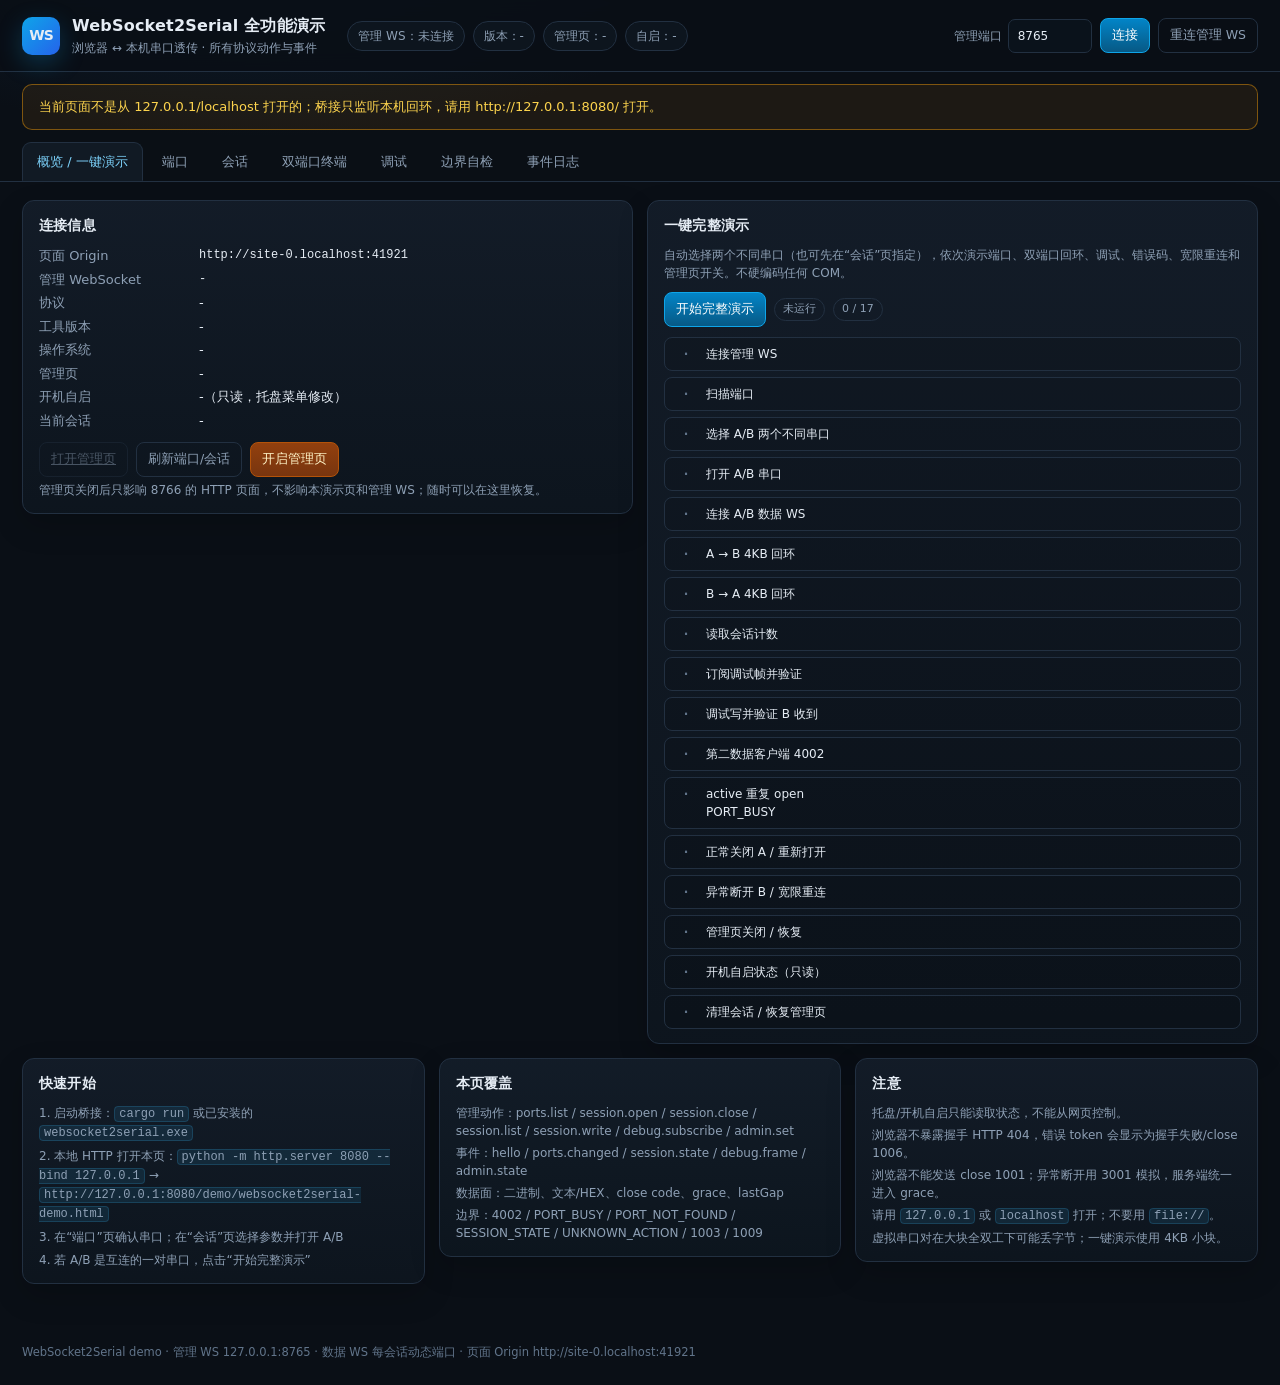
<file: demo/websocket2serial-demo.html>
<!doctype html>
<html lang="zh-CN">
<head>
<meta charset="utf-8" />
<meta name="viewport" content="width=device-width, initial-scale=1" />
<link rel="icon" href="data:image/svg+xml,%3Csvg xmlns='http://www.w3.org/2000/svg' viewBox='0 0 32 32'%3E%3Crect width='32' height='32' rx='7' fill='%230ea5e9'/%3E%3Ctext x='16' y='22' font-size='17' font-family='monospace' text-anchor='middle' fill='white'%3EW%3C/text%3E%3C/svg%3E" />
<title>WebSocket2Serial 全功能演示</title>
<style>
:root{
  --bg:#0a0f16; --panel:#111a24; --panel-2:#0d151e; --line:#223041;
  --text:#e6edf5; --muted:#8ea0b5; --dim:#61748a;
  --accent:#38bdf8; --accent-2:#7dd3fc; --green:#22c55e; --amber:#f59e0b; --red:#ef4444; --violet:#a78bfa;
  --mono:ui-monospace,SFMono-Regular,Consolas,"Liberation Mono","Courier New",monospace;
  --sans:system-ui,-apple-system,"Segoe UI",Roboto,"Microsoft YaHei","PingFang SC",sans-serif;
}
*{box-sizing:border-box}
html,body{margin:0;padding:0;background:radial-gradient(1000px 500px at 20% -10%,#102438 0%,var(--bg) 55%);color:var(--text);font-family:var(--sans);font-size:14px;line-height:1.5}
body{min-height:100vh}
button,input,select,textarea{font:inherit;color:inherit}
button{cursor:pointer}
code,pre,.mono{font-family:var(--mono)}
code{background:rgba(56,189,248,.1);border:1px solid rgba(56,189,248,.18);border-radius:4px;padding:0 4px;font-size:12px;overflow-wrap:anywhere}
.hidden{display:none!important}
.topbar{display:flex;align-items:center;gap:22px;flex-wrap:wrap;padding:14px 22px;border-bottom:1px solid var(--line);background:rgba(10,15,22,.86);position:sticky;top:0;z-index:20;backdrop-filter:blur(10px)}
.brand{display:flex;align-items:center;gap:12px;min-width:260px}
.logo{width:38px;height:38px;border-radius:10px;display:grid;place-items:center;background:linear-gradient(135deg,#0ea5e9,#2563eb);font-weight:800;letter-spacing:-1px;box-shadow:0 8px 24px rgba(14,165,233,.25)}
.brand h1{margin:0;font-size:16px;letter-spacing:.2px}
.brand .sub{color:var(--muted);font-size:12px;margin-top:1px}
.top-status{display:flex;gap:8px;flex-wrap:wrap;flex:1}
.pill{border:1px solid var(--line);background:var(--panel-2);color:var(--muted);border-radius:999px;padding:5px 10px;font-size:12px;white-space:nowrap}
.pill b{color:var(--text);font-weight:600}
.pill.ok{border-color:rgba(34,197,94,.45);color:#9ae6b4}
.pill.warn{border-color:rgba(245,158,11,.5);color:#fcd34d}
.pill.err{border-color:rgba(239,68,68,.55);color:#fca5a5}
.top-actions{display:flex;align-items:center;gap:8px;flex-wrap:wrap}
.top-actions label{color:var(--muted);font-size:12px;display:flex;align-items:center;gap:6px}
.banner{margin:12px 22px 0;padding:12px 16px;border-radius:10px;border:1px solid rgba(245,158,11,.45);background:rgba(245,158,11,.08);color:#fcd34d;font-size:13px}
.banner code{color:#fff}
.tabs{display:flex;gap:4px;padding:12px 22px 0;flex-wrap:wrap;border-bottom:1px solid var(--line);background:rgba(10,15,22,.4)}
.tabs button{border:1px solid transparent;background:transparent;color:var(--muted);border-radius:9px 9px 0 0;padding:9px 14px;font-size:13px}
.tabs button:hover{color:var(--text);background:rgba(255,255,255,.03)}
.tabs button.active{color:var(--accent-2);background:var(--panel);border-color:var(--line);border-bottom-color:var(--panel)}
main{padding:18px 22px 60px;max-width:1700px;margin:0 auto}
.tab-panel{display:none}
.tab-panel.active{display:block}
.grid{display:grid;gap:14px;align-items:start}
.grid.cols-2{grid-template-columns:repeat(2,minmax(0,1fr))}
.grid.cols-3{grid-template-columns:repeat(3,minmax(0,1fr))}
.card{border:1px solid var(--line);border-radius:12px;background:linear-gradient(180deg,rgba(19,28,40,.96),rgba(13,21,30,.96));box-shadow:0 12px 30px rgba(0,0,0,.18);padding:14px 16px;min-width:0}
.card h2,.card h3{margin:0 0 10px;font-size:14px;letter-spacing:.2px}
.card h2{display:flex;align-items:center;gap:8px}
.card .hint{color:var(--muted);font-size:12px;margin:4px 0 0}
.card .row{display:flex;align-items:center;gap:8px;flex-wrap:wrap}
.kv{display:grid;grid-template-columns:150px 1fr;gap:4px 10px;font-size:13px}
.kv .k{color:var(--muted)}
.kv .v{min-width:0;overflow-wrap:anywhere}
.mono-ellipsis{font-family:var(--mono);font-size:12px;overflow-wrap:anywhere}
.btn{border:1px solid #2b4a66;background:linear-gradient(180deg,#17324b,#102536);color:#dff4ff;border-radius:8px;padding:7px 11px;font-size:12.5px;transition:.15s}
.btn:hover{filter:brightness(1.12)}
.btn:disabled{opacity:.45;cursor:not-allowed}
.btn.primary{border-color:#0ea5e9;background:linear-gradient(180deg,#0284c7,#075985);color:white}
.btn.good{border-color:#15803d;background:linear-gradient(180deg,#166534,#14532d);color:#dcfce7}
.btn.warn{border-color:#b45309;background:linear-gradient(180deg,#92400e,#78350f);color:#fef3c7}
.btn.danger{border-color:#b91c1c;background:linear-gradient(180deg,#991b1b,#7f1d1d);color:#fee2e2}
.btn.ghost{background:transparent;border-color:var(--line);color:var(--muted)}
.btn.ghost:hover{color:var(--text);border-color:#3a5168}
.btn.small{padding:4px 8px;font-size:11.5px;border-radius:6px}
input[type=text],input[type=number],select,textarea{border:1px solid var(--line);background:#0a121b;color:var(--text);border-radius:7px;padding:7px 9px;outline:none;min-width:0}
input[type=text]:focus,input[type=number]:focus,select:focus,textarea:focus{border-color:#0ea5e9;box-shadow:0 0 0 2px rgba(14,165,233,.15)}
input[type=checkbox]{accent-color:var(--accent)}
label.check{display:inline-flex;align-items:center;gap:5px;color:var(--muted);font-size:12px}
label.check input{transform:translateY(1px)}
.table-wrap{overflow:auto;border:1px solid var(--line);border-radius:9px}
table{width:100%;border-collapse:collapse;font-size:12.5px;min-width:640px}
th,td{padding:7px 9px;border-bottom:1px solid rgba(34,48,65,.7);text-align:left;vertical-align:top}
th{color:var(--muted);font-weight:600;background:rgba(255,255,255,.02);position:sticky;top:0}
tr:last-child td{border-bottom:0}
td.mono,th.mono{font-family:var(--mono);font-size:11.5px}
.badge{display:inline-flex;align-items:center;border-radius:999px;border:1px solid var(--line);padding:2px 8px;font-size:11px;color:var(--muted);white-space:nowrap}
.badge.awaiting{border-color:rgba(245,158,11,.5);color:#fcd34d}
.badge.active{border-color:rgba(34,197,94,.5);color:#86efac}
.badge.grace{border-color:rgba(167,139,250,.55);color:#ddd6fe}
.badge.closed,.badge.error{border-color:rgba(239,68,68,.5);color:#fca5a5}
.badge.slot-a{background:rgba(56,189,248,.12);border-color:rgba(56,189,248,.4);color:#bae6fd}
.badge.slot-b{background:rgba(167,139,250,.12);border-color:rgba(167,139,250,.4);color:#ddd6fe}
.form-grid{display:grid;grid-template-columns:repeat(6,minmax(120px,1fr));gap:8px 10px;align-items:end}
.field{display:flex;flex-direction:column;gap:4px;min-width:0}
.field label{color:var(--muted);font-size:11.5px}
.field.wide{grid-column:span 2}
.field.full{grid-column:1/-1}
.terminal-grid{display:grid;grid-template-columns:repeat(2,minmax(0,1fr));gap:14px}
.term-pane{border:1px solid var(--line);border-radius:12px;background:var(--panel-2);display:flex;flex-direction:column;min-height:470px;overflow:hidden}
.term-head{display:flex;align-items:center;gap:8px;padding:10px 12px;border-bottom:1px solid var(--line);background:rgba(255,255,255,.02);flex-wrap:wrap}
.term-head .slotname{font-weight:800;color:var(--accent-2);font-size:13px}
.term-head .port{font-family:var(--mono);font-size:12px;color:var(--text)}
.term-head .spacer{flex:1}
.term-meta{display:flex;gap:10px;flex-wrap:wrap;padding:7px 12px;border-bottom:1px solid rgba(34,48,65,.55);color:var(--muted);font-size:11.5px;font-family:var(--mono)}
.term-meta .danger{color:#fca5a5}
.term-tools{display:flex;gap:6px;align-items:center;flex-wrap:wrap;padding:7px 10px;border-bottom:1px solid rgba(34,48,65,.55);background:rgba(0,0,0,.08)}
.term-log{flex:1;min-height:240px;max-height:360px;overflow:auto;padding:8px 10px;background:#070c12;font-family:var(--mono);font-size:11.5px;line-height:1.5}
.log-line{display:grid;grid-template-columns:76px 28px 1fr;gap:6px;white-space:pre-wrap;overflow-wrap:anywhere;padding:1px 2px;border-radius:4px}
.log-line:hover{background:rgba(56,189,248,.06)}
.log-line .ts{color:var(--dim)}
.log-line .dir{font-weight:700}
.log-line .dir.rx{color:#86efac}
.log-line .dir.tx{color:#7dd3fc}
.log-line .body{color:#cbd5e1}
.term-send{display:flex;gap:6px;padding:8px 10px;border-top:1px solid var(--line);background:rgba(0,0,0,.12)}
.term-send input{flex:1}
.empty{color:var(--dim);padding:18px;text-align:center;font-size:12px}
.events{height:300px;overflow:auto;background:#070c12;border:1px solid var(--line);border-radius:8px;padding:8px 10px;font-family:var(--mono);font-size:11.5px;line-height:1.55}
.event-line{white-space:pre-wrap;overflow-wrap:anywhere;padding:1px 0}
.event-line .ev-ts{color:var(--dim);margin-right:8px}
.event-line .ev-kind{display:inline-block;min-width:64px;color:var(--accent-2)}
.event-line .ev-kind.err{color:#fca5a5}
.event-line .ev-kind.ok{color:#86efac}
.runner-steps{list-style:none;margin:0;padding:0;display:flex;flex-direction:column;gap:6px}
.runner-steps li{display:grid;grid-template-columns:24px 170px 1fr;gap:8px;align-items:start;border:1px solid var(--line);border-radius:8px;padding:7px 9px;background:rgba(0,0,0,.12);font-size:12px}
.runner-steps .st{font-weight:700;text-align:center}
.runner-steps .st.pending{color:var(--dim)}
.runner-steps .st.running{color:#fcd34d}
.runner-steps .st.pass{color:#86efac}
.runner-steps .st.fail{color:#fca5a5}
.runner-steps .st.skip{color:#94a3b8}
.runner-steps .detail{color:var(--muted);overflow-wrap:anywhere}
.debug-table{max-height:340px;overflow:auto}
#edge-log{height:220px}
#debug-body td{font-family:var(--mono);font-size:11.5px}
#debug-body td.hexcell{max-width:420px;overflow:hidden;text-overflow:ellipsis;white-space:nowrap}
.split{display:flex;gap:10px;flex-wrap:wrap;align-items:center}
.muted{color:var(--muted)}
.small{font-size:12px}
.tiny{font-size:11.5px}
.green{color:#86efac}.amber{color:#fcd34d}.red{color:#fca5a5}.cyan{color:#7dd3fc}.violet{color:#ddd6fe}
hr.sep{border:0;border-top:1px solid var(--line);margin:12px 0}
@media(max-width:1050px){.terminal-grid,.grid.cols-2,.grid.cols-3{grid-template-columns:1fr}.form-grid{grid-template-columns:repeat(3,minmax(120px,1fr))}.brand{min-width:0}}
@media(max-width:650px){.topbar{padding:12px}.tabs,main{padding-left:12px;padding-right:12px}.form-grid{grid-template-columns:repeat(2,minmax(120px,1fr))}.kv{grid-template-columns:110px 1fr}.runner-steps li{grid-template-columns:22px 1fr}.runner-steps li .detail{grid-column:1/-1}.term-log{max-height:280px}}
</style>
</head>
<body>
<header class="topbar">
  <div class="brand">
    <div class="logo">WS</div>
    <div>
      <h1>WebSocket2Serial 全功能演示</h1>
      <div class="sub">浏览器 ↔ 本机串口透传 · 所有协议动作与事件</div>
    </div>
  </div>
  <div class="top-status">
    <span class="pill" id="pill-mgmt">管理 WS：未连接</span>
    <span class="pill" id="pill-version">版本：-</span>
    <span class="pill" id="pill-admin">管理页：-</span>
    <span class="pill" id="pill-autostart">自启：-</span>
  </div>
  <div class="top-actions">
    <label>管理端口 <input id="mgmt-port" type="number" value="8765" min="1" max="65535" style="width:84px" /></label>
    <button class="btn primary" id="btn-connect">连接</button>
    <button class="btn ghost" id="btn-reconnect">重连管理 WS</button>
  </div>
</header>

<div id="banner" class="banner hidden"></div>

<nav class="tabs">
  <button data-tab="overview" class="active">概览 / 一键演示</button>
  <button data-tab="ports">端口</button>
  <button data-tab="sessions">会话</button>
  <button data-tab="terminal">双端口终端</button>
  <button data-tab="debug">调试</button>
  <button data-tab="edge">边界自检</button>
  <button data-tab="events">事件日志</button>
</nav>

<main>
  <!-- 概览 -->
  <section id="tab-overview" class="tab-panel active">
    <div class="grid cols-2" style="margin-bottom:14px">
      <div class="card">
        <h2>连接信息</h2>
        <div class="kv" id="hello-info">
          <div class="k">页面 Origin</div><div class="v mono-ellipsis" id="page-origin">-</div>
          <div class="k">管理 WebSocket</div><div class="v mono-ellipsis" id="mgmt-url">-</div>
          <div class="k">协议</div><div class="v" id="hello-protocol">-</div>
          <div class="k">工具版本</div><div class="v" id="hello-version">-</div>
          <div class="k">操作系统</div><div class="v" id="hello-os">-</div>
          <div class="k">管理页</div><div class="v" id="hello-admin">-</div>
          <div class="k">开机自启</div><div class="v" id="hello-autostart">-（只读，托盘菜单修改）</div>
          <div class="k">当前会话</div><div class="v" id="hello-sessions">-</div>
        </div>
        <div class="row" style="margin-top:12px">
          <a class="btn ghost" id="link-admin" href="#" target="_blank" rel="noreferrer">打开管理页</a>
          <button class="btn ghost" id="btn-refresh-all">刷新端口/会话</button>
          <button class="btn warn" id="btn-admin-toggle">切换管理页</button>
        </div>
        <p class="hint">管理页关闭后只影响 8766 的 HTTP 页面，不影响本演示页和管理 WS；随时可以在这里恢复。</p>
      </div>

      <div class="card">
        <h2>一键完整演示</h2>
        <p class="hint">自动选择两个不同串口（也可先在“会话”页指定），依次演示端口、双端口回环、调试、错误码、宽限重连和管理页开关。不硬编码任何 COM。</p>
        <div class="row" style="margin:10px 0">
          <button class="btn primary" id="btn-run-demo">开始完整演示</button>
          <span class="badge" id="runner-status">未运行</span>
          <span class="badge" id="runner-count">0 / 0</span>
        </div>
        <ol class="runner-steps" id="runner-steps"></ol>
      </div>
    </div>

    <div class="grid cols-3">
      <div class="card">
        <h3>快速开始</h3>
        <div class="small muted" style="display:flex;flex-direction:column;gap:5px">
          <div>1. 启动桥接：<code>cargo run</code> 或已安装的 <code>websocket2serial.exe</code></div>
          <div>2. 本地 HTTP 打开本页：<code>python -m http.server 8080 --bind 127.0.0.1</code> → <code>http://127.0.0.1:8080/demo/websocket2serial-demo.html</code></div>
          <div>3. 在“端口”页确认串口；在“会话”页选择参数并打开 A/B</div>
          <div>4. 若 A/B 是互连的一对串口，点击“开始完整演示”</div>
        </div>
      </div>
      <div class="card">
        <h3>本页覆盖</h3>
        <div class="small muted" style="display:flex;flex-direction:column;gap:4px">
          <div>管理动作：ports.list / session.open / session.close / session.list / session.write / debug.subscribe / admin.set</div>
          <div>事件：hello / ports.changed / session.state / debug.frame / admin.state</div>
          <div>数据面：二进制、文本/HEX、close code、grace、lastGap</div>
          <div>边界：4002 / PORT_BUSY / PORT_NOT_FOUND / SESSION_STATE / UNKNOWN_ACTION / 1003 / 1009</div>
        </div>
      </div>
      <div class="card">
        <h3>注意</h3>
        <div class="small muted" style="display:flex;flex-direction:column;gap:4px">
          <div>托盘/开机自启只能读取状态，不能从网页控制。</div>
          <div>浏览器不暴露握手 HTTP 404，错误 token 会显示为握手失败/close 1006。</div>
          <div>浏览器不能发送 close 1001；异常断开用 3001 模拟，服务端统一进入 grace。</div>
          <div>请用 <code>127.0.0.1</code> 或 <code>localhost</code> 打开；不要用 <code>file://</code>。</div>
          <div>虚拟串口对在大块全双工下可能丢字节；一键演示使用 4KB 小块。</div>
        </div>
      </div>
    </div>
  </section>

  <!-- 端口 -->
  <section id="tab-ports" class="tab-panel">
    <div class="card" style="margin-bottom:14px">
      <h2>串口列表 <span class="badge" id="ports-count">0</span></h2>
      <div class="row">
        <button class="btn primary" id="btn-refresh-ports">重新扫描</button>
        <span class="muted small">热插拔由管理 WS 的 ports.changed 事件实时推送；也可以手动刷新。</span>
      </div>
      <datalist id="port-list"></datalist>
      <div class="table-wrap" style="margin-top:10px">
        <table>
          <thead><tr><th>Path</th><th>类型</th><th>厂商</th><th>产品</th><th>序列号</th><th>VID/PID</th><th>操作</th></tr></thead>
          <tbody id="ports-body"></tbody>
        </table>
      </div>
      <div class="empty" id="ports-empty">暂无串口</div>
    </div>
  </section>

  <!-- 会话 -->
  <section id="tab-sessions" class="tab-panel">
    <div class="card" style="margin-bottom:14px">
      <h2>打开串口</h2>
      <div class="form-grid">
        <div class="field wide"><label for="path-A">A 串口</label><input id="path-A" type="text" list="port-list" placeholder="选择或输入 A 串口" /></div>
        <div class="field wide"><label for="path-B">B 串口</label><input id="path-B" type="text" list="port-list" placeholder="选择或输入 B 串口" /></div>
        <div class="field"><label for="baud">波特率</label><input id="baud" type="number" value="115200" min="1" /></div>
        <div class="field"><label for="databits">数据位</label><select id="databits"><option>8</option><option>7</option><option>6</option><option>5</option></select></div>
        <div class="field"><label for="parity">校验</label><select id="parity"><option value="none">none</option><option value="odd">odd</option><option value="even">even</option></select></div>
        <div class="field"><label for="stopbits">停止位</label><select id="stopbits"><option>1</option><option>2</option></select></div>
        <div class="field"><label for="flowcontrol">流控</label><select id="flowcontrol"><option value="none">none</option><option value="software">software</option><option value="hardware">hardware</option></select></div>
        <div class="field"><label for="dtr">DTR 初值</label><select id="dtr"><option value="default">默认</option><option value="true">高</option><option value="false">低</option></select></div>
        <div class="field"><label for="rts">RTS 初值</label><select id="rts"><option value="default">默认</option><option value="true">高</option><option value="false">低</option></select></div>
      </div>
      <div class="row" style="margin-top:10px">
        <button class="btn primary" id="btn-open-a">打开 A</button>
        <button class="btn primary" id="btn-open-b">打开 B</button>
        <button class="btn ghost" id="btn-close-a">关闭 A</button>
        <button class="btn ghost" id="btn-close-b">关闭 B</button>
        <span class="muted small" id="open-result"></span>
      </div>
      <p class="hint">A/B 可以不同参数？当前表单共用参数，只有串口路径分开。若要测不同波特率，先关闭一个再改参数打开另一个。</p>
    </div>

    <div class="card">
      <h2>当前会话 <span class="badge" id="sessions-count">0</span></h2>
      <div class="table-wrap">
        <table>
          <thead><tr><th>槽</th><th>串口</th><th>状态</th><th>参数</th><th>RX / TX / DROP</th><th>Last Gap</th><th>最近错误</th><th>操作</th></tr></thead>
          <tbody id="sessions-body"></tbody>
        </table>
      </div>
      <div class="empty" id="sessions-empty">暂无会话</div>
    </div>
  </section>

  <!-- 终端 -->
  <section id="tab-terminal" class="tab-panel">
    <div class="card" style="margin-bottom:14px">
      <h2>双端口终端</h2>
      <div class="row">
        <button class="btn good" id="btn-loop-ab">A → B 回环 4KB</button>
        <button class="btn good" id="btn-loop-ba">B → A 回环 4KB</button>
        <span class="muted small" id="loop-result">要求 A/B 是互连的一对串口</span>
        <label class="check"><input type="checkbox" id="auto-reconnect" /> 异常断线后自动重连</label>
      </div>
    </div>
    <div class="terminal-grid">
      <div class="term-pane" data-slot="A">
        <div class="term-head">
          <span class="badge slot-a">A</span><span class="port" id="term-port-A">未打开</span>
          <span class="badge" id="term-state-A">-</span><span class="spacer"></span>
          <span class="mono-ellipsis muted tiny" id="term-sid-A"></span>
        </div>
        <div class="term-meta">
          <span id="term-counters-A">RX 0 / TX 0 / DROP 0</span>
          <span id="term-close-A"></span>
          <span id="term-grace-A"></span>
        </div>
        <div class="term-tools">
          <label class="check"><input type="checkbox" id="hex-A" checked /> HEX</label>
          <label class="check"><input type="checkbox" id="ts-A" checked /> 时间戳</label>
          <label class="check"><input type="checkbox" id="autoscroll-A" checked /> 自动滚动</label>
          <label class="check"><input type="checkbox" id="paused-A" /> 暂停</label>
          <button class="btn small ghost" data-term="clear" data-slot="A">清空</button>
          <button class="btn small ghost" data-term="export" data-slot="A">导出</button>
          <button class="btn small warn" data-term="reconnect" data-slot="A">宽限重连</button>
          <button class="btn small danger" data-term="abnormal" data-slot="A">模拟异常断开 (3001)</button>
          <button class="btn small danger" data-term="close" data-slot="A">正常关闭 1000</button>
        </div>
        <div class="term-log" id="log-A"></div>
        <div class="term-send">
          <select id="sendmode-A" style="width:74px"><option value="text">文本</option><option value="hex">HEX</option></select>
          <input id="send-A" type="text" placeholder="输入要发送的内容" />
          <button class="btn primary" id="sendbtn-A">发送</button>
        </div>
      </div>

      <div class="term-pane" data-slot="B">
        <div class="term-head">
          <span class="badge slot-b">B</span><span class="port" id="term-port-B">未打开</span>
          <span class="badge" id="term-state-B">-</span><span class="spacer"></span>
          <span class="mono-ellipsis muted tiny" id="term-sid-B"></span>
        </div>
        <div class="term-meta">
          <span id="term-counters-B">RX 0 / TX 0 / DROP 0</span>
          <span id="term-close-B"></span>
          <span id="term-grace-B"></span>
        </div>
        <div class="term-tools">
          <label class="check"><input type="checkbox" id="hex-B" checked /> HEX</label>
          <label class="check"><input type="checkbox" id="ts-B" checked /> 时间戳</label>
          <label class="check"><input type="checkbox" id="autoscroll-B" checked /> 自动滚动</label>
          <label class="check"><input type="checkbox" id="paused-B" /> 暂停</label>
          <button class="btn small ghost" data-term="clear" data-slot="B">清空</button>
          <button class="btn small ghost" data-term="export" data-slot="B">导出</button>
          <button class="btn small warn" data-term="reconnect" data-slot="B">宽限重连</button>
          <button class="btn small danger" data-term="abnormal" data-slot="B">模拟异常断开 (3001)</button>
          <button class="btn small danger" data-term="close" data-slot="B">正常关闭 1000</button>
        </div>
        <div class="term-log" id="log-B"></div>
        <div class="term-send">
          <select id="sendmode-B" style="width:74px"><option value="text">文本</option><option value="hex">HEX</option></select>
          <input id="send-B" type="text" placeholder="输入要发送的内容" />
          <button class="btn primary" id="sendbtn-B">发送</button>
        </div>
      </div>
    </div>
  </section>

  <!-- 调试 -->
  <section id="tab-debug" class="tab-panel">
    <div class="grid cols-2" style="margin-bottom:14px">
      <div class="card">
        <h2>调试订阅</h2>
        <div class="row">
          <label class="check"><input type="checkbox" id="debug-all" checked /> 全部会话</label>
          <label class="check"><input type="checkbox" id="debug-replay" checked /> replay 回放</label>
          <button class="btn primary" id="btn-debug-subscribe">订阅</button>
          <button class="btn ghost" id="btn-debug-unsubscribe">取消订阅</button>
        </div>
        <div id="debug-sessions" class="row" style="margin-top:10px"></div>
        <p class="hint">调试帧是旁路复制，允许丢弃；seq 跳变表示调试事件缺口。</p>
        <div class="row" style="margin-top:10px">
          <span class="badge" id="debug-count">0 帧</span>
          <span class="badge" id="debug-gaps">seq 缺口 0</span>
          <button class="btn small ghost" id="btn-debug-export">导出调试缓冲</button>
          <button class="btn small ghost" id="btn-debug-clear">清空</button>
        </div>
      </div>
      <div class="card">
        <h2>调试写（管理端）</h2>
        <div class="row">
          <select id="debug-write-session" style="min-width:220px"></select>
          <select id="debug-write-mode" style="width:76px"><option value="text">文本</option><option value="hex">HEX</option></select>
          <input id="debug-write-input" type="text" placeholder="发送到选中的串口" style="flex:1;min-width:160px" />
          <button class="btn warn" id="btn-debug-write">写入</button>
        </div>
        <p class="hint">这是调试用的 <code>session.write</code>，会与生产网页共用同一串口；仅 active 会话可写。</p>
        <div class="mono-ellipsis small" id="debug-write-result" style="margin-top:8px"></div>
      </div>
    </div>

    <div class="card">
      <h2>调试帧 <span class="badge" id="debug-sub-state">未订阅</span></h2>
      <div class="table-wrap debug-table">
        <table>
          <thead><tr><th>时间</th><th>会话</th><th>方向</th><th>seq</th><th>大小</th><th>HEX / ASCII</th></tr></thead>
          <tbody id="debug-body"></tbody>
        </table>
      </div>
      <div class="empty" id="debug-empty">尚未收到调试帧</div>
    </div>
  </section>

  <!-- 边界 -->
  <section id="tab-edge" class="tab-panel">
    <div class="card" style="margin-bottom:14px">
      <h2>边界与错误码自检</h2>
      <p class="hint">部分操作会断开 A 的数据 WS 或改变会话状态；测试后可用终端的“宽限重连”或“正常关闭”恢复。</p>
      <div class="row" style="margin-top:10px">
        <button class="btn danger" data-edge="second-client">第二数据客户端 → 4002</button>
        <button class="btn danger" data-edge="active-open">active 重复 open → PORT_BUSY</button>
        <button class="btn danger" data-edge="bad-token">错误 token → 握手失败</button>
        <button class="btn danger" data-edge="missing-port">不存在串口 → PORT_NOT_FOUND</button>
        <button class="btn warn" data-edge="write-inactive">非 active 调试写 → SESSION_STATE</button>
        <button class="btn warn" data-edge="unknown-action">未知 action → UNKNOWN_ACTION</button>
        <button class="btn warn" data-edge="text-frame">文本帧 → 1003</button>
        <button class="btn warn" data-edge="oversize">超大帧 → 1009</button>
        <button class="btn warn" data-edge="abnormal">异常断开 → grace</button>
        <button class="btn warn" data-edge="normal-close">正常关闭 → 释放端口</button>
      </div>
    </div>
    <div class="card">
      <h2>边界结果</h2>
      <div class="events" id="edge-log"></div>
    </div>
  </section>

  <!-- 事件 -->
  <section id="tab-events" class="tab-panel">
    <div class="card">
      <h2>管理事件 / 操作日志</h2>
      <div class="row" style="margin-bottom:10px">
        <input id="event-filter" type="text" placeholder="过滤..." style="flex:1;min-width:200px" />
        <button class="btn ghost" id="btn-event-clear">清空</button>
        <button class="btn ghost" id="btn-event-export">导出 JSON</button>
        <span class="badge" id="event-count">0</span>
      </div>
      <div class="events" id="event-log"></div>
    </div>
  </section>
</main>

<footer style="padding:0 22px 24px;color:var(--dim);font-size:11.5px">
  WebSocket2Serial demo · 管理 WS 127.0.0.1:8765 · 数据 WS 每会话动态端口 · 页面 Origin <span id="footer-origin">-</span>
</footer>

<script>
(() => {
  "use strict";

  // ----------------------------- utilities -----------------------------
  const $ = (sel, root = document) => root.querySelector(sel);
  const $$ = (sel, root = document) => Array.from(root.querySelectorAll(sel));
  const sleep = (ms) => new Promise((r) => setTimeout(r, ms));
  const now = () => Date.now();
  const shortId = (id) => (id ? String(id).slice(0, 8) : "-");
  const fmtTime = (ms) => {
    const d = new Date(ms);
    return `${String(d.getHours()).padStart(2, "0")}:${String(d.getMinutes()).padStart(2, "0")}:${String(d.getSeconds()).padStart(2, "0")}.${String(ms % 1000).padStart(3, "0")}`;
  };
  const bytesToHex = (bytes) => Array.from(bytes, (b) => b.toString(16).padStart(2, "0")).join(" ");
  const bytesToAscii = (bytes) => Array.from(bytes, (b) => (b >= 32 && b < 127 ? String.fromCharCode(b) : ".")).join("");
  const bytesEqual = (a, b) => a.length === b.length && a.every((v, i) => v === b[i]);
  const textEncoder = new TextEncoder();
  const textDecoder = new TextDecoder();
  const b64encodeBytes = (bytes) => {
    let s = "";
    for (let i = 0; i < bytes.length; i += 0x8000) s += String.fromCharCode.apply(null, bytes.subarray(i, i + 0x8000));
    return btoa(s);
  };
  const b64decodeBytes = (b64) => {
    const s = atob(b64);
    const out = new Uint8Array(s.length);
    for (let i = 0; i < s.length; i++) out[i] = s.charCodeAt(i);
    return out;
  };
  const hexToBytes = (text) => {
    const clean = String(text).replace(/[^0-9a-fA-F]/g, "");
    if (!clean.length) throw new Error("HEX 内容为空");
    if (clean.length % 2) throw new Error("HEX 长度必须为偶数");
    const out = new Uint8Array(clean.length / 2);
    for (let i = 0; i < out.length; i++) out[i] = parseInt(clean.slice(i * 2, i * 2 + 2), 16);
    return out;
  };
  const pattern = (n) => Uint8Array.from({ length: n }, (_, i) => (i * 37 + 11) & 0xff);
  // Chromium/Firefox 会拒绝这些端口的 WS 连接（ERR_UNSAFE_PORT）。数据面是动态端口，
  // 命中时重新打开会话换一个端口，避免演示/客户端无故握手失败。
  const BROWSER_BLOCKED_PORTS = new Set([
    1, 7, 9, 11, 13, 15, 17, 19, 20, 21, 22, 23, 25, 37, 42, 43, 53, 69, 77, 79, 87, 95,
    101, 102, 103, 104, 109, 110, 111, 113, 115, 117, 119, 123, 135, 137, 138, 139, 143,
    161, 179, 389, 427, 465, 512, 513, 514, 515, 526, 530, 531, 532, 540, 548, 554, 556,
    563, 587, 601, 636, 989, 990, 993, 995, 1719, 1720, 1723, 2049, 3659, 4045, 5060,
    5061, 6000, 6566, 6665, 6666, 6667, 6668, 6669, 6697, 10080,
  ]);
  const dataUrlPort = (url) => { try { return Number(new URL(url).port) || 0; } catch { return 0; } };
  const blockedDataUrl = (url) => BROWSER_BLOCKED_PORTS.has(dataUrlPort(url));
  const escapeSelector = (s) => String(s).replace(/["\\]/g, "\\$&");
  const el = (tag, cls, text) => {
    const n = document.createElement(tag);
    if (cls) n.className = cls;
    if (text != null) n.textContent = String(text);
    return n;
  };
  const download = (name, text, mime = "text/plain;charset=utf-8") => {
    const blob = new Blob([text], { type: mime });
    const url = URL.createObjectURL(blob);
    const a = document.createElement("a");
    a.href = url;
    a.download = name;
    document.body.appendChild(a);
    a.click();
    a.remove();
    setTimeout(() => URL.revokeObjectURL(url), 1000);
  };
  const toast = (message, kind = "") => {
    const box = $("#banner");
    box.textContent = message;
    box.className = "banner" + (kind ? " " + kind : "");
    box.classList.remove("hidden");
    clearTimeout(toast._t);
    toast._t = setTimeout(() => box.classList.add("hidden"), 6000);
  };
  const stateClass = (s) => ["awaiting", "active", "grace", "closed", "error"].includes(s) ? s : "";

  // ----------------------------- state -----------------------------
  const state = {
    mgmtPort: 8765,
    mgmt: null,
    hello: null,
    ports: [],
    sessions: new Map(),
    slots: { A: null, B: null },
    adminEnabled: null,
    autostart: null,
    events: [],
    debug: { subscribed: false, all: true, ids: new Set(), frames: [], lastSeq: new Map(), gaps: 0, overflow: false },
    runner: { running: false, steps: [] },
    terminalPrefs: { A: { hex: true, ts: true, autoscroll: true, paused: false }, B: { hex: true, ts: true, autoscroll: true, paused: false } },
    autoReconnect: false,
    pollBusy: false,
    closedCodes: new Map(),
  };
  let alignInFlight = null;

  // ----------------------------- logging -----------------------------
  function logEvent(kind, data) {
    const entry = { ts: now(), kind, data };
    state.events.push(entry);
    if (state.events.length > 1500) state.events.splice(0, state.events.length - 1500);
    renderEvents();
    if (kind === "error") toast(typeof data === "string" ? data : data.message || "操作失败", "err");
  }
  function renderEvents() {
    const filter = ($("#event-filter")?.value || "").trim().toLowerCase();
    const box = $("#event-log");
    if (!box) return;
    box.textContent = "";
    const frag = document.createDocumentFragment();
    for (const ev of state.events) {
      let text;
      try { text = typeof ev.data === "string" ? ev.data : JSON.stringify(ev.data); } catch { text = String(ev.data); }
      if (filter && !(ev.kind + " " + text).toLowerCase().includes(filter)) continue;
      const line = el("div", "event-line");
      line.appendChild(el("span", "ev-ts", fmtTime(ev.ts)));
      const k = el("span", "ev-kind" + (ev.kind === "error" ? " err" : ev.kind === "ok" ? " ok" : ""), ev.kind);
      line.appendChild(k);
      line.appendChild(el("span", "", text));
      frag.appendChild(line);
    }
    box.appendChild(frag);
    $("#event-count").textContent = String(state.events.length);
  }
  function edgeLog(text) {
    const box = $("#edge-log");
    if (!box) return;
    const line = el("div", "event-line");
    line.appendChild(el("span", "ev-ts", fmtTime(now())));
    line.appendChild(el("span", "ev-kind", "edge"));
    line.appendChild(el("span", "", text));
    box.appendChild(line);
    box.scrollTop = box.scrollHeight;
  }

  // ----------------------------- management client -----------------------------
  class ManagementClient {
    constructor(port, ui) {
      this.port = port;
      this.ui = ui;
      this.ws = null;
      this.manual = false;
      this.retry = 0;
      this.pending = new Map();
      this.hello = null;
      this.connectPromise = null;
      this.resolveConnect = null;
      this.rejectConnect = null;
      this.connectTimer = null;
      this.reconnectTimer = null;
      this.debugSub = null;
      this._rid = 0;
    }
    get open() { return !!this.ws && this.ws.readyState === WebSocket.OPEN; }
    async connect() {
      if (this.open && this.hello) return this.hello;
      if (this.connectPromise) return this.connectPromise;
      this.manual = false;
      this.connectPromise = new Promise((resolve, reject) => {
        this.resolveConnect = resolve;
        this.rejectConnect = reject;
      });
      this.connectTimer = setTimeout(() => {
        if (this.connectPromise) {
          this.failConnect(new Error("连接管理 WS 超时"));
          try { this.ws?.close(); } catch {}
        }
      }, 6000);
      this._open();
      return this.connectPromise;
    }
    _open() {
      this.closeSocket();
      this.setStatus("connecting");
      const ws = new WebSocket(`ws://127.0.0.1:${this.port}/ws`);
      this.ws = ws;
      ws.onopen = () => {
        this.retry = 0;
        this.setStatus("open");
      };
      ws.onmessage = (ev) => this._onMessage(ev.data);
      ws.onerror = () => { this.setStatus("error"); };
      ws.onclose = (ev) => {
        for (const [, p] of this.pending) {
          clearTimeout(p.timer);
          p.reject(new Error(`管理 WS 已关闭 (${ev.code})`));
        }
        this.pending.clear();
        if (this.hello) this.hello = null;
        this.setStatus("closed", ev.code);
        if (this.connectPromise) this.failConnect(new Error(`管理 WS 连接失败 (${ev.code})`));
        if (!this.manual) this.scheduleReconnect();
      };
    }
    scheduleReconnect() {
      clearTimeout(this.reconnectTimer);
      const delay = Math.min(5000, 500 * Math.pow(2, Math.min(this.retry++, 4)));
      this.reconnectTimer = setTimeout(() => {
        if (!this.manual) {
          logEvent("info", `管理 WS ${delay}ms 后重连`);
          this.connectPromise = null;
          this.hello = null;
          this._open();
        }
      }, delay);
    }
    failConnect(err) {
      clearTimeout(this.connectTimer);
      const reject = this.rejectConnect;
      this.connectPromise = null;
      this.resolveConnect = null;
      this.rejectConnect = null;
      if (reject) reject(err);
    }
    closeSocket() {
      if (this.ws) {
        try { this.ws.onclose = null; this.ws.close(); } catch {}
        this.ws = null;
      }
    }
    close() {
      this.manual = true;
      clearTimeout(this.reconnectTimer);
      this.closeSocket();
      this.setStatus("closed");
    }
    async reconnect() {
      this.manual = false;
      this.connectPromise = null;
      this.closeSocket();
      this.hello = null;
      this.connectPromise = new Promise((resolve, reject) => { this.resolveConnect = resolve; this.rejectConnect = reject; });
      this.connectTimer = setTimeout(() => { if (this.connectPromise) this.failConnect(new Error("重连超时")); }, 6000);
      this._open();
      return this.connectPromise;
    }
    setStatus(s, code) {
      const pill = $("#pill-mgmt");
      if (!pill) return;
      const map = {
        connecting: ["管理 WS：连接中", "warn"],
        open: ["管理 WS：已连接", "ok"],
        closed: [`管理 WS：已断开${code ? " (" + code + ")" : ""}`, "err"],
        error: ["管理 WS：错误", "err"],
      };
      const [text, cls] = map[s] || ["管理 WS：-", ""];
      pill.textContent = text;
      pill.className = "pill " + cls;
    }
    _onMessage(raw) {
      let msg;
      try { msg = JSON.parse(raw); } catch { logEvent("error", "管理 WS 返回非 JSON"); return; }
      if (msg.event) {
        if (msg.event === "hello") {
          this.hello = msg.data;
          if (this.connectPromise) {
            clearTimeout(this.connectTimer);
            const resolve = this.resolveConnect;
            this.connectPromise = null;
            this.resolveConnect = null;
            this.rejectConnect = null;
            resolve?.(msg.data);
          }
        }
        this.ui.onEvent(msg.event, msg.data);
        if (msg.event === "hello") this.ui.onHello(msg.data);
        return;
      }
      if (msg.id && this.pending.has(msg.id)) {
        const p = this.pending.get(msg.id);
        this.pending.delete(msg.id);
        clearTimeout(p.timer);
        msg.ok ? p.resolve(msg) : p.reject(new Error(`${msg.error?.code || "ERROR"}: ${msg.error?.message || ""}`), msg);
      }
    }
    request(action, params = {}, timeout = 5000) {
      if (!this.open) return Promise.reject(new Error("管理 WS 未连接"));
      const id = `r${++this._rid}`;
      return new Promise((resolve, reject) => {
        const timer = setTimeout(() => {
          this.pending.delete(id);
          reject(new Error(`${action} 超时`));
        }, timeout);
        this.pending.set(id, { resolve, reject, timer, action });
        try {
          this.ws.send(JSON.stringify({ id, action, params }));
        } catch (e) {
          clearTimeout(timer);
          this.pending.delete(id);
          reject(e);
        }
      });
    }
    async subscribeDebug(ids, replay = true) {
      const r = await this.request("debug.subscribe", { sessionIds: ids, replay });
      state.debug.subscribed = true;
      state.debug.all = ids === "all";
      state.debug.ids = new Set(ids === "all" ? [] : ids);
      state.debug.overflow = false;
      renderDebugOptions();
      renderDebugState();
      return r;
    }
    async unsubscribeDebug() {
      await this.request("debug.subscribe", { sessionIds: [], replay: false });
      state.debug.subscribed = false;
      state.debug.ids.clear();
      renderDebugOptions();
      renderDebugState();
    }
  }

  // ----------------------------- data session -----------------------------
  class SessionController {
    constructor(slot, info, params, mgmt) {
      this.slot = slot;
      this.sessionId = info.sessionId;
      this.dataUrl = info.dataUrl;
      this.params = params;
      this.mgmt = mgmt;
      this.ws = null;
      this.state = info.state || "awaiting";
      this.counters = info.counters || { rxBytes: 0, txBytes: 0, rxDiscardedBytes: 0 };
      this.graceEndsAt = null;
      this.lastGap = null;
      this.lastError = null;
      this.frames = [];
      this.frameBytes = 0;
      this.buffer = new Uint8Array(0);
      this.waiters = [];
      this.closeCode = null;
      this.closeReason = "";
      this._closeWaiters = [];
      this.manual = false;
      this.connecting = false;
      this.autoReconnect = false;
      this.reconnectTimer = null;
      this._updateTerminalHead();
    }
    async connectData(timeout = 5000) {
      if (this.ws && this.ws.readyState === WebSocket.OPEN) return;
      this.manual = false;
      this.connecting = true;
      const url = this.dataUrl;
      return new Promise((resolve, reject) => {
        const ws = new WebSocket(url);
        ws.binaryType = "arraybuffer";
        this.ws = ws;
        let settled = false;
        const timer = setTimeout(() => {
          if (settled) return;
          settled = true;
          this.connecting = false;
          try { ws.close(); } catch {}
          reject(new Error("数据 WS 连接超时"));
        }, timeout);
        ws.onopen = () => {
          if (settled) return;
          settled = true;
          this.connecting = false;
          clearTimeout(timer);
          this.state = "active";
          this.closeCode = null;
          this._updateTerminalHead();
          renderSessions();
          logEvent("ok", `${this.slot} 数据 WS 已连接 (${url.split("/").pop()?.slice(0, 8)})`);
          resolve();
        };
        ws.onmessage = (ev) => {
          if (!(ev.data instanceof ArrayBuffer)) {
            logEvent("error", `${this.slot} 数据 WS 收到非二进制帧`);
            return;
          }
          const bytes = new Uint8Array(ev.data);
          this._appendBuffer(bytes);
          this._appendFrame("RX", bytes);
        };
        ws.onerror = () => {
          if (!settled) {
            settled = true;
            this.connecting = false;
            clearTimeout(timer);
            reject(new Error("数据 WS 连接失败"));
          }
        };
        ws.onclose = (ev) => {
          this.connecting = false;
          this.closeCode = ev.code;
          this.closeReason = ev.reason || "";
          this.state = [1000, 4001, 4004, 4005, 4007].includes(ev.code) ? "closed" : "grace";
          this._updateTerminalHead();
          renderSessions();
          logEvent(ev.code === 1000 ? "ok" : "warn", `${this.slot} 数据 WS 关闭 code=${ev.code} ${ev.reason || ""}`);
          for (const done of this._closeWaiters.splice(0)) done();
          if (!settled) {
            settled = true;
            clearTimeout(timer);
            reject(new Error(`数据 WS 连接失败 (${ev.code})`));
          }
          if (!this.manual && ev.code !== 1000 && this.autoReconnect) this._scheduleReconnect();
        };
      });
    }
    _scheduleReconnect() {
      clearTimeout(this.reconnectTimer);
      this.reconnectTimer = setTimeout(async () => {
        if (this.manual) return;
        try {
          await this.reconnectOld();
          logEvent("ok", `${this.slot} 自动重连成功`);
        } catch (e) {
          logEvent("error", `${this.slot} 自动重连失败: ${e.message}`);
        }
      }, 350);
    }
    async reconnectOld() {
      this.manual = false;
      try {
        await this.connectData(3000);
        return;
      } catch (e) {
        // fall through to session.open reuse
      }
      let lastErr = null;
      for (let i = 0; i < 6; i++) {
        try {
          const r = await this.mgmt.request("session.open", this.params);
          const d = r.data;
          this.sessionId = d.sessionId;
          this.dataUrl = d.dataUrl;
          this.state = "awaiting";
          await this.connectData(3000);
          return;
        } catch (e) {
          lastErr = e;
          await sleep(250);
        }
      }
      throw lastErr || new Error("重连失败");
    }
    _appendBuffer(bytes) {
      if (!bytes.length) return;
      const next = new Uint8Array(this.buffer.length + bytes.length);
      next.set(this.buffer, 0);
      next.set(bytes, this.buffer.length);
      this.buffer = next;
      if (this.buffer.length > 4 * 1024 * 1024) this.buffer = this.buffer.slice(this.buffer.length - 4 * 1024 * 1024);
      this._flushWaiters();
    }
    _flushWaiters() {
      while (this.waiters.length) {
        const w = this.waiters[0];
        if (this.buffer.length < w.n) break;
        this.waiters.shift();
        clearTimeout(w.timer);
        const out = this.buffer.slice(0, w.n);
        this.buffer = this.buffer.slice(w.n);
        w.resolve(out);
      }
    }
    takeBytes(n, timeout = 5000) {
      if (this.buffer.length >= n) {
        const out = this.buffer.slice(0, n);
        this.buffer = this.buffer.slice(n);
        return Promise.resolve(out);
      }
      return new Promise((resolve, reject) => {
        const w = { n, resolve, reject };
        w.timer = setTimeout(() => {
          const i = this.waiters.indexOf(w);
          if (i >= 0) this.waiters.splice(i, 1);
          reject(new Error(`等待 ${n} 字节超时（当前缓冲 ${this.buffer.length}）`));
        }, timeout);
        this.waiters.push(w);
      });
    }
    clearBuffer() { this.buffer = new Uint8Array(0); }
    sendBytes(bytes) {
      if (!this.ws || this.ws.readyState !== WebSocket.OPEN) throw new Error(`${this.slot} 数据 WS 未连接`);
      this.ws.send(bytes);
      this._appendFrame("TX", bytes);
    }
    sendText(text) { this.sendBytes(textEncoder.encode(text)); }
    sendHex(text) { this.sendBytes(hexToBytes(text)); }
    closeData(code = 1000, reason = "") {
      this.manual = true;
      clearTimeout(this.reconnectTimer);
      if (this.ws && this.ws.readyState <= WebSocket.OPEN) {
        try { this.ws.close(code, reason); } catch {}
      }
      this.state = code === 1000 ? "closed" : this.state;
      this._updateTerminalHead();
      renderSessions();
    }
    disconnectAbnormal(code = 3001) {
      // WebSocket API 只允许 1000 或 3000-4999；1001 会抛 InvalidAccessError。
      // 非 1000 的应用关闭码会被服务端视为异常断开并进入 grace。
      this.closeData(code, "demo-abnormal");
    }
    waitClose(timeout = 2500) {
      if (!this.ws || this.ws.readyState === WebSocket.CLOSED) return Promise.resolve();
      return new Promise((resolve) => {
        let done = false;
        const finish = () => { if (done) return; done = true; clearTimeout(timer); resolve(); };
        const timer = setTimeout(finish, timeout);
        this._closeWaiters.push(finish);
      });
    }
    /**
     * 关闭会话。
     * - client=true：模拟网页主动正常关闭（数据 WS 1000），由服务端销毁会话。
     * - 默认：走管理端 session.close（数据 WS 收到 4004），响应返回时端口已释放。
     */
    async closeSession(client = false) {
      this.manual = true;
      clearTimeout(this.reconnectTimer);
      if (client && this.ws && this.ws.readyState <= WebSocket.OPEN) {
        const closed = this.waitClose(2500);
        try { this.ws.close(1000, "demo-client-close"); } catch {}
        await closed;
        await sleep(120);
        try {
          const r = await this.mgmt.request("session.list");
          if ((r.data.sessions || []).some((s) => s.sessionId === this.sessionId)) {
            await this.mgmt.request("session.close", { sessionId: this.sessionId }).catch(() => {});
          }
        } catch { /* 会话已销毁 */ }
      } else {
        try {
          await this.mgmt.request("session.close", { sessionId: this.sessionId });
        } catch { /* 已关闭或已过期 */ }
        if (this.ws && this.ws.readyState <= WebSocket.OPEN) {
          try { this.ws.close(1000, "admin-close"); } catch {}
        }
      }
      this.state = "closed";
      this._updateTerminalHead();
      renderSessions();
    }
    updateInfo(info) {
      if (!info) return;
      this.state = info.state;
      this.counters = info.counters || this.counters;
      this.graceEndsAt = info.graceEndsAt || null;
      this.lastGap = info.lastGap || null;
      this.lastError = info.lastError || null;
      if (info.closeCode != null) this.closeCode = info.closeCode;
      this._updateTerminalHead();
      this._renderMeta();
    }
    _appendFrame(dir, bytes) {
      const frame = { ts: now(), dir, bytes: new Uint8Array(bytes) };
      this.frames.push(frame);
      this.frameBytes += frame.bytes.length;
      while (this.frames.length > 5000 || this.frameBytes > 4 * 1024 * 1024) {
        const f = this.frames.shift();
        this.frameBytes -= f.bytes.length;
      }
      appendTerminalLine(this.slot, frame);
      this._renderMeta();
    }
    _updateTerminalHead() {
      const port = $("#term-port-" + this.slot);
      const st = $("#term-state-" + this.slot);
      const sid = $("#term-sid-" + this.slot);
      if (port) port.textContent = this.params?.path || "-";
      if (st) { st.textContent = this.state; st.className = "badge " + stateClass(this.state); }
      if (sid) sid.textContent = this.sessionId ? shortId(this.sessionId) : "";
      this._renderMeta();
    }
    _renderMeta() {
      const c = this.counters || {};
      const counters = `RX ${c.rxBytes ?? 0} / TX ${c.txBytes ?? 0} / DROP ${c.rxDiscardedBytes ?? 0}`;
      const ce = $("#term-counters-" + this.slot);
      if (ce) ce.textContent = counters;
      const close = $("#term-close-" + this.slot);
      if (close) close.textContent = this.closeCode == null ? "" : `close ${this.closeCode}${this.closeReason ? " " + this.closeReason : ""}`;
      const grace = $("#term-grace-" + this.slot);
      if (grace) {
        if (this.state === "grace" && this.graceEndsAt) {
          const left = Math.max(0, Math.ceil((this.graceEndsAt - now()) / 1000));
          grace.textContent = `grace ${left}s`;
          grace.className = "red";
        } else {
          grace.textContent = "";
          grace.className = "";
        }
      }
    }
  }

  // ----------------------------- UI: hello / admin -----------------------------
  function onHello(data) {
    state.hello = data;
    state.adminEnabled = !!data.admin?.enabled;
    state.autostart = !!data.autostart;
    $("#hello-protocol").textContent = data.protocol || "-";
    $("#hello-version").textContent = data.version || "-";
    $("#hello-os").textContent = `${data.os || "-"} / ${data.arch || "-"}`;
    $("#hello-admin").textContent = data.admin ? `${data.admin.enabled ? "开启" : "关闭"} ${data.admin.url || ""}` : "-";
    $("#hello-autostart").textContent = `${data.autostart ? "开启" : "关闭"}（只读，托盘菜单修改）`;
    $("#link-admin").href = data.admin?.url || "#";
    $("#pill-version").textContent = `版本：${data.version || "-"}`;
    renderAdmin();
    renderHelloSessions();
    logEvent("event", { event: "hello", data });
    void alignAfterHello();
  }
  async function alignAfterHello() {
    if (!state.mgmt?.open) return;
    if (alignInFlight) return alignInFlight;
    alignInFlight = (async () => {
      try {
        await refreshSessions();
        await refreshPorts();
        if (state.debug.subscribed) {
          const ids = state.debug.all ? "all" : Array.from(state.debug.ids);
          try { await state.mgmt.subscribeDebug(ids, true); } catch (e) { logEvent("error", "恢复调试订阅失败: " + e.message); }
        }
      } catch (e) {
        logEvent("error", "对齐状态失败: " + e.message);
      }
    })();
    try { await alignInFlight; } finally { alignInFlight = null; }
  }
  function renderAdmin() {
    const p = $("#pill-admin");
    if (state.adminEnabled == null) { p.textContent = "管理页：-"; p.className = "pill"; }
    else { p.textContent = `管理页：${state.adminEnabled ? "开启" : "关闭"}`; p.className = "pill " + (state.adminEnabled ? "ok" : "warn"); }
    const b = $("#btn-admin-toggle");
    if (b) b.textContent = state.adminEnabled ? "关闭管理页" : "开启管理页";
    const a = $("#hello-admin");
    if (a && state.hello?.admin) a.textContent = `${state.adminEnabled ? "开启" : "关闭"} ${state.hello.admin.url || ""}`;
    const link = $("#link-admin");
    if (link) {
      const url = state.adminEnabled ? (state.hello?.admin?.url || "") : "";
      link.href = url || "#";
      link.style.opacity = url ? "" : ".45";
      link.style.pointerEvents = url ? "" : "none";
    }
    const auto = $("#pill-autostart");
    if (state.autostart == null) { auto.textContent = "自启：-"; auto.className = "pill"; }
    else { auto.textContent = `自启：${state.autostart ? "开启" : "关闭"}`; auto.className = "pill " + (state.autostart ? "ok" : "muted"); }
  }
  function renderHelloSessions() {
    const n = state.sessions.size;
    $("#hello-sessions").textContent = `${n} 个`;
    $("#sessions-count").textContent = String(n);
  }

  // ----------------------------- UI: ports -----------------------------
  async function refreshPorts() {
    if (!state.mgmt?.open) throw new Error("管理 WS 未连接");
    const r = await state.mgmt.request("ports.list");
    state.ports = r.data.ports || [];
    renderPorts();
    return state.ports;
  }
  function renderPorts() {
    const body = $("#ports-body");
    const empty = $("#ports-empty");
    const datalist = $("#port-list");
    if (!body || !datalist) return;
    body.textContent = "";
    datalist.textContent = "";
    if (!state.ports.length) {
      empty.classList.remove("hidden");
    } else {
      empty.classList.add("hidden");
    }
    for (const p of state.ports) {
      const tr = document.createElement("tr");
      tr.appendChild(el("td", "mono", p.path));
      tr.appendChild(el("td", "", p.portType || "-"));
      tr.appendChild(el("td", "", p.manufacturer || "-"));
      tr.appendChild(el("td", "", p.product || "-"));
      tr.appendChild(el("td", "mono", p.serialNumber || "-"));
      tr.appendChild(el("td", "mono", p.vid != null || p.pid != null ? `${p.vid ?? "?"}/${p.pid ?? "?"}` : "-"));
      const actions = document.createElement("td");
      const ba = el("button", "btn small ghost", "设为 A");
      ba.addEventListener("click", () => { $("#path-A").value = p.path; });
      const bb = el("button", "btn small ghost", "设为 B");
      bb.addEventListener("click", () => { $("#path-B").value = p.path; });
      actions.appendChild(ba); actions.appendChild(document.createTextNode(" ")); actions.appendChild(bb);
      tr.appendChild(actions);
      body.appendChild(tr);
      const opt = el("option", "", p.path);
      opt.value = p.path;
      datalist.appendChild(opt);
    }
    if (!$("#path-A").value && state.ports[0]) $("#path-A").value = state.ports[0].path;
    if (!$("#path-B").value && state.ports[1]) $("#path-B").value = state.ports[1].path;
    $("#ports-count").textContent = String(state.ports.length);
    logEvent("info", `端口列表 ${state.ports.length} 个: ${state.ports.map((p) => p.path).join(", ") || "无"}`);
  }

  // ----------------------------- UI: sessions -----------------------------
  function readOpenParams(pathOverride) {
    const path = String(pathOverride ?? $("#path-A").value ?? "").trim();
    if (!path) throw new Error("请选择或输入串口");
    const baudRate = Number($("#baud").value);
    if (!Number.isInteger(baudRate) || baudRate <= 0) throw new Error("波特率必须是正整数");
    const params = {
      path,
      baudRate,
      dataBits: Number($("#databits").value),
      parity: $("#parity").value,
      stopBits: Number($("#stopbits").value),
      flowControl: $("#flowcontrol").value,
    };
    if ($("#dtr").value !== "default") params.dtr = $("#dtr").value === "true";
    if ($("#rts").value !== "default") params.rts = $("#rts").value === "true";
    return params;
  }
  function slotForSession(sessionId) {
    for (const s of ["A", "B"]) if (state.slots[s]?.sessionId === sessionId) return s;
    return null;
  }
  async function openSlot(slot) {
    const path = $(`#path-${slot}`).value.trim();
    if (!path) throw new Error(`请先选择 ${slot} 串口`);
    if (state.slots[slot] && state.slots[slot].state !== "closed") throw new Error(`${slot} 已有会话，请先关闭`);
    if (state.slots[slot]) { state.slots[slot] = null; }
    const params = readOpenParams(path);
    let r = null;
    let lastErr = null;
    for (let attempt = 0; attempt < 10; attempt++) {
      try {
        r = await state.mgmt.request("session.open", params);
      } catch (e) {
        lastErr = e;
        // 端口可能正在异步释放（例如刚关闭）：短暂重试即可，不掩盖真正的占用。
        if (!String(e.message).includes("PORT_BUSY")) throw e;
        await sleep(120);
        continue;
      }
      if (blockedDataUrl(r.data.dataUrl)) {
        lastErr = new Error(`动态数据端口 ${dataUrlPort(r.data.dataUrl)} 被浏览器禁止，已换端口重试`);
        logEvent("warn", lastErr.message);
        await state.mgmt.request("session.close", { sessionId: r.data.sessionId }).catch(() => {});
        await sleep(100);
        r = null;
        continue;
      }
      break;
    }
    if (!r) throw lastErr || new Error("打开会话失败");
    const d = r.data;
    state.sessions.set(d.sessionId, {
      sessionId: d.sessionId,
      state: d.state || "awaiting",
      port: path,
      params,
      counters: d.counters || { rxBytes: 0, txBytes: 0, rxDiscardedBytes: 0 },
      dataPort: (() => { try { return Number(new URL(d.dataUrl).port); } catch { return null; } })(),
    });
    const c = new SessionController(slot, { ...d, state: "awaiting" }, params, state.mgmt);
    c.autoReconnect = state.autoReconnect;
    state.slots[slot] = c;
    renderSessions();
    try {
      await c.connectData();
    } catch (e) {
      logEvent("error", `${slot} 打开后连接数据 WS 失败: ${e.message}`);
    }
    logEvent("ok", `${slot} 已打开 ${path} (${d.reused ? "复用" : "新建"})`);
    renderTerminal();
    return c;
  }
  async function closeSlot(slot, client = false) {
    const c = state.slots[slot];
    if (!c) return;
    await c.closeSession(client);
    state.slots[slot] = null;
    state.sessions.delete(c.sessionId);
    renderSessions();
    renderTerminal();
    logEvent("info", `${slot} 已关闭`);
  }
  async function refreshSessions() {
    if (!state.mgmt?.open) return;
    const r = await state.mgmt.request("session.list");
    const list = r.data.sessions || [];
    state.sessions.clear();
    for (const s of list) state.sessions.set(s.sessionId, s);
    for (const slot of ["A", "B"]) {
      const c = state.slots[slot];
      if (!c) continue;
      const info = state.sessions.get(c.sessionId);
      if (info) c.updateInfo(info);
      else if (c.state !== "closed") {
        // session disappeared without a state event; mark closed for UI
        c.state = "closed";
        c._updateTerminalHead();
      }
    }
    renderSessions();
    renderTerminalMeta();
    renderDebugOptions();
    renderDebugWriteOptions();
    renderHelloSessions();
  }
  function renderSessions() {
    const body = $("#sessions-body");
    const empty = $("#sessions-empty");
    if (!body) return;
    body.textContent = "";
    const rows = Array.from(state.sessions.values());
    if (!rows.length) empty.classList.remove("hidden"); else empty.classList.add("hidden");
    for (const s of rows) {
      const tr = document.createElement("tr");
      const slot = slotForSession(s.sessionId);
      const tdSlot = document.createElement("td");
      if (slot) tdSlot.appendChild(el("span", "badge slot-" + slot.toLowerCase(), slot));
      else tdSlot.textContent = "-";
      tr.appendChild(tdSlot);
      tr.appendChild(el("td", "mono", s.port || "-"));
      const tdState = document.createElement("td");
      const b = el("span", "badge " + stateClass(s.state), s.state || "-");
      tdState.appendChild(b);
      tr.appendChild(tdState);
      const p = s.params || {};
      tr.appendChild(el("td", "mono", `${p.baudRate ?? "?"} ${p.dataBits ?? "?"}${p.parity ?? "?"}${p.stopBits ?? "?"} ${p.flowControl ?? ""}`));
      const c = s.counters || {};
      tr.appendChild(el("td", "mono", `${c.rxBytes ?? 0} / ${c.txBytes ?? 0} / ${c.rxDiscardedBytes ?? 0}`));
      tr.appendChild(el("td", "mono", s.lastGap ? `${s.lastGap.discardedBytes} B / ${s.lastGap.durationMs ?? "?"} ms` : "-"));
      tr.appendChild(el("td", "mono", s.lastError ? `${s.lastError.code}: ${s.lastError.message}` : "-"));
      const td = document.createElement("td");
      const close = el("button", "btn small ghost", "关闭");
      close.addEventListener("click", async () => {
        try {
          if (slot) await closeSlot(slot);
          else { await state.mgmt.request("session.close", { sessionId: s.sessionId }); await refreshSessions(); }
        } catch (e) { logEvent("error", e.message); }
      });
      td.appendChild(close);
      tr.appendChild(td);
      body.appendChild(tr);
    }
    $("#sessions-count").textContent = String(rows.length);
    renderHelloSessions();
    renderDebugOptions();
    renderDebugWriteOptions();
  }

  // ----------------------------- terminal -----------------------------
  function terminalPrefs(slot) { return state.terminalPrefs[slot]; }
  function renderTerminal() {
    for (const slot of ["A", "B"]) renderTerminalLog(slot);
    renderTerminalMeta();
  }
  function renderTerminalMeta() {
    for (const slot of ["A", "B"]) {
      const c = state.slots[slot];
      if (c) c._renderMeta();
      else {
        const st = $("#term-state-" + slot);
        const port = $("#term-port-" + slot);
        const sid = $("#term-sid-" + slot);
        if (st) { st.textContent = "-"; st.className = "badge"; }
        if (port) port.textContent = "未打开";
        if (sid) sid.textContent = "";
        const ce = $("#term-counters-" + slot); if (ce) ce.textContent = "RX 0 / TX 0 / DROP 0";
        const cl = $("#term-close-" + slot); if (cl) cl.textContent = "";
        const gr = $("#term-grace-" + slot); if (gr) gr.textContent = "";
      }
    }
  }
  function renderTerminalLog(slot) {
    const box = $("#log-" + slot);
    if (!box) return;
    const c = state.slots[slot];
    box.textContent = "";
    if (!c || !c.frames.length) {
      box.appendChild(el("div", "empty", c ? "暂无收发" : "未打开会话"));
      return;
    }
    const frag = document.createDocumentFragment();
    for (const f of c.frames) frag.appendChild(makeTerminalLine(slot, f));
    box.appendChild(frag);
    box.scrollTop = box.scrollHeight;
  }
  function makeTerminalLine(slot, frame) {
    const p = terminalPrefs(slot);
    const line = el("div", "log-line");
    line.appendChild(el("span", "ts", p.ts ? fmtTime(frame.ts) : ""));
    line.appendChild(el("span", "dir " + (frame.dir === "RX" ? "rx" : "tx"), frame.dir));
    let body;
    if (p.hex) {
      const max = 512;
      body = bytesToHex(frame.bytes.subarray(0, max));
      if (frame.bytes.length > max) body += ` … (+${frame.bytes.length - max} B)`;
    } else {
      body = bytesToAscii(frame.bytes);
      if (body.length > 512) body = body.slice(0, 512) + `… (+${frame.bytes.length - 512} B)`;
    }
    line.appendChild(el("span", "body", body));
    return line;
  }
  function appendTerminalLine(slot, frame) {
    const p = terminalPrefs(slot);
    if (p.paused) return;
    const box = $("#log-" + slot);
    if (!box) return;
    if (box.querySelector(".empty")) box.textContent = "";
    box.appendChild(makeTerminalLine(slot, frame));
    while (box.childElementCount > 5000) box.firstElementChild?.remove();
    if (p.autoscroll) box.scrollTop = box.scrollHeight;
  }
  function bindTerminalPrefs(slot) {
    const hex = $("#hex-" + slot);
    const ts = $("#ts-" + slot);
    const auto = $("#autoscroll-" + slot);
    const paused = $("#paused-" + slot);
    const sync = () => {
      const p = terminalPrefs(slot);
      p.hex = hex.checked; p.ts = ts.checked; p.autoscroll = auto.checked; p.paused = paused.checked;
      renderTerminalLog(slot);
    };
    [hex, ts, auto, paused].forEach((x) => x?.addEventListener("change", sync));
  }
  function sendFromSlot(slot) {
    const c = state.slots[slot];
    if (!c) return toast(`${slot} 未打开`, "err");
    const mode = $("#sendmode-" + slot).value;
    const text = $("#send-" + slot).value;
    if (!text.length) return;
    try {
      if (mode === "hex") c.sendHex(text); else c.sendText(text);
      $("#send-" + slot).value = "";
    } catch (e) {
      logEvent("error", `${slot} 发送失败: ${e.message}`);
    }
  }
  async function loopback(fromSlot, toSlot) {
    const a = state.slots[fromSlot];
    const b = state.slots[toSlot];
    if (!a || !b) throw new Error("请先打开 A 和 B");
    if (a.state !== "active" || b.state !== "active") throw new Error("A/B 数据 WS 都必须是 active");
    a.clearBuffer(); b.clearBuffer();
    const payload = pattern(4096);
    a.sendBytes(payload);
    const got = await b.takeBytes(payload.length, 6000);
    if (!bytesEqual(got, payload)) {
      let at = 0; while (at < got.length && got[at] === payload[at]) at++;
      throw new Error(`回环内容不一致（收到 ${got.length}/${payload.length}，首个差异 @${at}）`);
    }
    $("#loop-result").textContent = `${fromSlot} → ${toSlot} 4096 字节一致`;
    logEvent("ok", `${fromSlot} → ${toSlot} 回环 4096 字节通过`);
    return true;
  }
  function exportTerminal(slot) {
    const c = state.slots[slot];
    if (!c) return;
    const lines = c.frames.map((f) => `${fmtTime(f.ts)}\t${f.dir}\t${bytesToHex(f.bytes)}\t${bytesToAscii(f.bytes)}`);
    download(`ws2s-${slot}-${Date.now()}.txt`, lines.join("\n"));
  }

  // ----------------------------- debug -----------------------------
  function renderDebugOptions() {
    const box = $("#debug-sessions");
    if (!box) return;
    const current = new Set(state.debug.ids);
    const all = $("#debug-all")?.checked !== false;
    box.textContent = "";
    for (const s of state.sessions.values()) {
      const label = el("label", "check");
      const cb = document.createElement("input");
      cb.type = "checkbox";
      cb.dataset.session = s.sessionId;
      cb.checked = all || current.has(s.sessionId);
      cb.disabled = all;
      label.appendChild(cb);
      label.appendChild(document.createTextNode(`${slotForSession(s.sessionId) || "?"} ${s.port} (${shortId(s.sessionId)})`));
      box.appendChild(label);
    }
    if (!state.sessions.size) box.appendChild(el("span", "muted small", "暂无会话"));
  }
  function renderDebugState() {
    $("#debug-sub-state").textContent = state.debug.subscribed ? "已订阅" : "未订阅";
    $("#debug-sub-state").className = "badge " + (state.debug.subscribed ? "active" : "");
    $("#debug-count").textContent = `${state.debug.frames.length} 帧`;
    $("#debug-gaps").textContent = `seq 缺口 ${state.debug.gaps}`;
  }
  function debugFrameRow(frame) {
    const tr = document.createElement("tr");
    tr.appendChild(el("td", "mono", fmtTime(frame.ts)));
    tr.appendChild(el("td", "mono", `${slotForSession(frame.sessionId) || "?"} ${shortId(frame.sessionId)}`));
    tr.appendChild(el("td", "", frame.direction === "rx" ? "RX" : "TX"));
    tr.appendChild(el("td", "mono", frame.seq ?? "-"));
    tr.appendChild(el("td", "mono", String(frame.size ?? frame.bytes.length)));
    const td = el("td", "hexcell");
    const max = 160;
    td.textContent = `${bytesToHex(frame.bytes.subarray(0, max))}${frame.bytes.length > max ? " …" : ""}`;
    td.title = bytesToAscii(frame.bytes);
    tr.appendChild(td);
    return tr;
  }
  function renderDebugFrames() {
    const body = $("#debug-body");
    const empty = $("#debug-empty");
    if (!body) return;
    body.textContent = "";
    if (!state.debug.frames.length) empty.classList.remove("hidden"); else empty.classList.add("hidden");
    const frag = document.createDocumentFragment();
    for (const f of state.debug.frames.slice(-5000)) frag.appendChild(debugFrameRow(f));
    body.appendChild(frag);
    renderDebugState();
  }
  function onDebugFrame(data) {
    const bytes = b64decodeBytes(data.dataB64 || "");
    const frame = { ts: now(), ...data, bytes };
    const last = state.debug.lastSeq.get(data.sessionId) || 0;
    if (data.seq > last + 1) {
      state.debug.gaps += data.seq - last - 1;
      logEvent("warn", `调试 seq 缺口: ${shortId(data.sessionId)} ${last} → ${data.seq}`);
    }
    if (data.seq) state.debug.lastSeq.set(data.sessionId, data.seq);
    state.debug.frames.push(frame);
    $("#debug-empty")?.classList.add("hidden");
    if (state.debug.frames.length > 5000) state.debug.frames.splice(0, state.debug.frames.length - 5000);
    if (state.debug.frames.length % 20 === 0) renderDebugFrames();
    else {
      const body = $("#debug-body");
      if (body) { body.appendChild(debugFrameRow(frame)); while (body.childElementCount > 5000) body.firstElementChild?.remove(); }
      renderDebugState();
    }
    const c = state.slots.A?.sessionId === data.sessionId ? state.slots.A : state.slots.B?.sessionId === data.sessionId ? state.slots.B : null;
    if (c) c._renderMeta();
  }
  async function subscribeDebug() {
    if (!state.mgmt?.open) throw new Error("管理 WS 未连接");
    const all = $("#debug-all").checked;
    const ids = all ? "all" : $$("#debug-sessions input[type=checkbox]:checked").map((x) => x.dataset.session);
    if (!all && !ids.length) throw new Error("请选择至少一个会话，或勾选“全部会话”");
    await state.mgmt.subscribeDebug(ids, $("#debug-replay").checked);
    logEvent("ok", `已订阅调试帧: ${all ? "全部" : ids.length + " 个会话"}`);
  }
  async function unsubscribeDebug() {
    await state.mgmt.unsubscribeDebug();
    logEvent("info", "已取消调试订阅");
  }
  function exportDebug() {
    const lines = state.debug.frames.map((f) => `${fmtTime(f.ts)}\t${f.sessionId}\t${f.direction}\t${f.seq}\t${bytesToHex(f.bytes)}\t${bytesToAscii(f.bytes)}`);
    download(`ws2s-debug-${Date.now()}.txt`, lines.join("\n"));
  }
  async function debugWrite() {
    const sid = $("#debug-write-session").value;
    if (!sid) throw new Error("没有可写的会话");
    const mode = $("#debug-write-mode").value;
    const text = $("#debug-write-input").value;
    if (!text.length) throw new Error("请输入内容");
    const bytes = mode === "hex" ? hexToBytes(text) : textEncoder.encode(text);
    const r = await state.mgmt.request("session.write", { sessionId: sid, dataB64: b64encodeBytes(bytes) });
    $("#debug-write-result").textContent = `written=${r.data.written}`;
    logEvent("ok", `调试写 ${sid.slice(0, 8)} ${r.data.written} 字节`);
  }
  function renderDebugWriteOptions() {
    const sel = $("#debug-write-session");
    if (!sel) return;
    const prev = sel.value;
    sel.textContent = "";
    for (const s of state.sessions.values()) {
      const opt = el("option", "", `${slotForSession(s.sessionId) || "?"} ${s.port} (${shortId(s.sessionId)})`);
      opt.value = s.sessionId;
      sel.appendChild(opt);
    }
    if (prev && [...sel.options].some((o) => o.value === prev)) sel.value = prev;
  }

  // ----------------------------- events from management -----------------------------
  function onEvent(event, data) {
    if (event === "hello") { /* handled in onHello */ return; }
    if (event === "session.state") {
      const prev = state.sessions.get(data.sessionId) || {};
      const next = { ...prev, ...data };
      state.sessions.set(data.sessionId, next);
      const c = state.slots.A?.sessionId === data.sessionId ? state.slots.A : state.slots.B?.sessionId === data.sessionId ? state.slots.B : null;
      if (c) c.updateInfo(next);
      if (data.state === "closed") {
        state.closedCodes.set(data.sessionId, data.closeCode);
        logEvent("warn", `会话关闭 ${shortId(data.sessionId)} ${data.reason || ""} code=${data.closeCode ?? "-"}`);
        state.sessions.delete(data.sessionId);
        renderSessions();
      } else {
        logEvent("event", { event, data });
        renderSessions();
      }
      renderTerminalMeta();
      renderDebugOptions();
      renderDebugWriteOptions();
      return;
    }
    if (event === "ports.changed") {
      logEvent("event", { event, data });
      void refreshPorts().catch(() => {});
      return;
    }
    if (event === "debug.frame") { onDebugFrame(data); return; }
    if (event === "admin.state") {
      state.adminEnabled = !!data.enabled;
      renderAdmin();
      logEvent("event", { event, data });
      return;
    }
    logEvent("event", { event, data });
  }

  // ----------------------------- admin toggle -----------------------------
  async function toggleAdmin() {
    if (!state.mgmt?.open) throw new Error("管理 WS 未连接");
    const wish = !state.adminEnabled;
    if (!wish && !confirm("关闭后 8766 的 HTTP 管理页将不可访问；管理 WS 仍可用。继续？")) return;
    const r = await state.mgmt.request("admin.set", { enabled: wish });
    state.adminEnabled = !!r.data.enabled;
    renderAdmin();
    logEvent("ok", `管理页已${state.adminEnabled ? "开启" : "关闭"}`);
  }

  // ----------------------------- edge tests -----------------------------
  function requireA() {
    const a = state.slots.A;
    if (!a) throw new Error("请先在“会话”页打开 A");
    return a;
  }
  function waitClose(ws, timeout = 4000) {
    return new Promise((resolve) => {
      let done = false;
      const finish = (code) => { if (done) return; done = true; clearTimeout(t); resolve(code); };
      const t = setTimeout(() => { try { ws.close(); } catch {} finish(-1); }, timeout);
      ws.onclose = (ev) => finish(ev.code);
      ws.onerror = () => {};
    });
  }
  async function edgeSecondClient() {
    const a = requireA();
    if (a.state !== "active") throw new Error("A 必须是 active 才能验证第二客户端 4002");
    if (!a.dataUrl) throw new Error("A 没有数据 URL");
    const ws = new WebSocket(a.dataUrl);
    ws.binaryType = "arraybuffer";
    const code = await waitClose(ws, 4000);
    edgeLog(`第二数据客户端 close code=${code}（期望 4002）`);
    logEvent(code === 4002 ? "ok" : "warn", `第二数据客户端 close=${code}`);
  }
  async function edgeActiveOpen() {
    const a = requireA();
    if (a.state !== "active") throw new Error("A 必须是 active 才能验证 PORT_BUSY");
    try {
      await state.mgmt.request("session.open", a.params);
      edgeLog("重复 open 意外成功");
    } catch (e) {
      edgeLog(`重复 open 被拒绝: ${e.message}（期望 PORT_BUSY）`);
      logEvent("ok", "active 重复 open 被拒绝");
    }
  }
  async function edgeBadToken() {
    const a = requireA();
    if (a.state !== "active") throw new Error("A 必须是 active 才能验证 token");
    const base = a.dataUrl.split("/").slice(0, -1).join("/");
    const ws = new WebSocket(`${base}/bad-token-${Date.now()}`);
    ws.binaryType = "arraybuffer";
    const code = await waitClose(ws, 4000);
    edgeLog(`错误 token 连接结束 code=${code}（浏览器不暴露 HTTP 404，只看到握手失败/1006）`);
  }
  async function edgeMissingPort() {
    const base = state.ports[0]?.path || "serial";
    const path = `${base}__missing__`;
    try {
      await state.mgmt.request("session.open", { ...readOpenParams(path), path });
      edgeLog("不存在串口意外打开成功");
    } catch (e) {
      edgeLog(`不存在串口被拒绝: ${e.message}（期望 PORT_NOT_FOUND）`);
    }
  }
  async function edgeWriteInactive() {
    const used = new Set(Array.from(state.sessions.values(), (s) => s.port));
    const free = state.ports.find((p) => !used.has(p.path));
    let sid = null;
    let restoreA = false;
    if (free) {
      const r = await state.mgmt.request("session.open", readOpenParams(free.path));
      sid = r.data.sessionId;
    } else {
      // 只有两个串口且 A/B 都占用时：临时关闭 A，借用它的端口开一个 awaiting 会话。
      const a = requireA();
      const path = a.params.path;
      await closeSlot("A");
      restoreA = true;
      edgeLog(`没有空闲串口，临时借用 A (${path}) 测试，完成后自动恢复`);
      const r = await state.mgmt.request("session.open", readOpenParams(path));
      sid = r.data.sessionId;
    }
    try {
      await state.mgmt.request("session.write", { sessionId: sid, dataB64: btoa("x") });
      edgeLog("非 active 写意外成功");
    } catch (e) {
      edgeLog(`非 active 写被拒绝: ${e.message}（期望 SESSION_STATE）`);
    } finally {
      await state.mgmt.request("session.close", { sessionId: sid }).catch(() => {});
      if (restoreA) {
        try { await openSlot("A"); edgeLog("A 已恢复"); }
        catch (e) { edgeLog(`A 恢复失败: ${e.message}`); }
      }
    }
  }
  async function edgeUnknownAction() {
    try {
      await state.mgmt.request("no.such.action", {});
      edgeLog("未知 action 意外成功");
    } catch (e) {
      edgeLog(`未知 action: ${e.message}（期望 UNKNOWN_ACTION）`);
    }
  }
  async function edgeTextFrame() {
    const a = requireA();
    if (!a.ws || a.ws.readyState !== WebSocket.OPEN) throw new Error("A 数据 WS 未连接");
    if (!confirm("会向 A 发送文本帧，服务端将以 1003 关闭数据 WS，会话进入 grace。继续？")) return;
    a.ws.send("this-is-a-text-frame");
    edgeLog("已发送文本帧，等待 1003...");
    await sleep(400);
    edgeLog(`A 状态=${a.state} close=${a.closeCode ?? "-"}`);
  }
  async function edgeOversize() {
    const a = requireA();
    if (!a.ws || a.ws.readyState !== WebSocket.OPEN) throw new Error("A 数据 WS 未连接");
    if (!confirm("会向 A 发送 1MiB+1 字节，服务端将以 1009 关闭数据 WS，会话进入 grace。继续？")) return;
    a.ws.send(new Uint8Array(1024 * 1024 + 1));
    edgeLog("已发送 1MiB+1，等待 1009...");
    await sleep(500);
    edgeLog(`A 状态=${a.state} close=${a.closeCode ?? "-"}`);
  }
  async function edgeAbnormal() {
    const a = requireA();
    if (a.state !== "active") throw new Error("A 必须是 active 才能模拟异常断开");
    a.disconnectAbnormal();
    edgeLog("已发送 close 3001（浏览器不允许发 1001），等待 session.state=grace...");
    await sleep(400);
    edgeLog(`A 状态=${a.state}`);
  }
  async function edgeNormalClose() {
    const a = state.slots.A;
    if (!a) throw new Error("A 未打开");
    await closeSlot("A", true);
    edgeLog("A 已正常关闭 1000，端口应已释放");
  }

  // ----------------------------- runner -----------------------------
  function runnerSteps() {
    return [
      ["connect", "连接管理 WS"],
      ["ports", "扫描端口"],
      ["select", "选择 A/B 两个不同串口"],
      ["open", "打开 A/B 串口"],
      ["data", "连接 A/B 数据 WS"],
      ["ab", "A → B 4KB 回环"],
      ["ba", "B → A 4KB 回环"],
      ["counters", "读取会话计数"],
      ["debug", "订阅调试帧并验证"],
      ["debug-write", "调试写并验证 B 收到"],
      ["second", "第二数据客户端 4002"],
      ["busy", "active 重复 open PORT_BUSY"],
      ["normal", "正常关闭 A / 重新打开"],
      ["grace", "异常断开 B / 宽限重连"],
      ["admin", "管理页关闭 / 恢复"],
      ["autostart", "开机自启状态（只读）"],
      ["cleanup", "清理会话 / 恢复管理页"],
    ];
  }
  function renderRunner() {
    const box = $("#runner-steps");
    if (!box) return;
    box.textContent = "";
    for (const s of state.runner.steps) {
      const li = document.createElement("li");
      li.dataset.id = s.id;
      const st = el("span", "st " + s.status, s.status === "pass" ? "✓" : s.status === "fail" ? "✗" : s.status === "running" ? "…" : s.status === "skip" ? "−" : "·");
      li.appendChild(st);
      li.appendChild(el("span", "", s.label));
      li.appendChild(el("span", "detail", s.detail || ""));
      box.appendChild(li);
    }
    const pass = state.runner.steps.filter((s) => s.status === "pass").length;
    const fail = state.runner.steps.filter((s) => s.status === "fail").length;
    $("#runner-count").textContent = `${pass} / ${state.runner.steps.length}${fail ? ` · ${fail} FAIL` : ""}`;
    $("#runner-status").textContent = state.runner.running ? "运行中" : fail ? "有失败" : pass === state.runner.steps.length ? "全部通过" : "未运行";
    $("#runner-status").className = "badge " + (fail ? "error" : pass === state.runner.steps.length ? "active" : "");
  }
  function runnerSet(id, status, detail = "") {
    const s = state.runner.steps.find((x) => x.id === id);
    if (!s) return;
    s.status = status;
    s.detail = detail;
    renderRunner();
  }
  async function waitSessionState(sessionId, want, timeout = 6000) {
    const end = now() + timeout;
    while (now() < end) {
      if (want === "gone") {
        if (!state.sessions.has(sessionId)) return;
      } else {
        const s = state.sessions.get(sessionId);
        if (s?.state === want) return;
      }
      await sleep(100);
      try { await refreshSessions(); } catch {}
    }
    throw new Error(`等待会话 ${shortId(sessionId)} 状态 ${want} 超时`);
  }
  async function runDemo() {
    if (state.runner.running) return;
    state.runner.running = true;
    state.runner.steps = runnerSteps().map(([id, label]) => ({ id, label, status: "pending", detail: "" }));
    renderRunner();
    const mark = (id, status, detail) => runnerSet(id, status, detail);
    let a = null, b = null;
    try {
      mark("connect", "running");
      await ensureMgmt();
      mark("connect", "pass", `127.0.0.1:${state.mgmtPort}`);

      mark("ports", "running");
      const ports = await refreshPorts();
      mark("ports", "pass", `${ports.length} 个串口`);

      mark("select", "running");
      let aPath = $("#path-A").value.trim();
      let bPath = $("#path-B").value.trim();
      if (!aPath || !ports.some((p) => p.path === aPath)) aPath = ports[0]?.path;
      if (!bPath || !ports.some((p) => p.path === bPath) || bPath === aPath) bPath = ports.find((p) => p.path !== aPath)?.path;
      if (!aPath || !bPath) throw new Error("需要至少两个不同的串口");
      $("#path-A").value = aPath; $("#path-B").value = bPath;
      mark("select", "pass", `${aPath} ↔ ${bPath}`);

      await closeSlot("A"); await closeSlot("B");

      mark("open", "running");
      a = await openSlot("A");
      b = await openSlot("B");
      mark("open", "pass", "A/B 已打开");

      mark("data", "running");
      if (a.state !== "active" || b.state !== "active") throw new Error("A/B 数据 WS 未 active");
      mark("data", "pass");

      mark("ab", "running");
      a.clearBuffer(); b.clearBuffer();
      const p1 = pattern(4096);
      a.sendBytes(p1);
      const gotB = await b.takeBytes(p1.length, 6000);
      if (!bytesEqual(gotB, p1)) throw new Error(`A→B 内容不一致（${gotB.length}/${p1.length}）`);
      mark("ab", "pass", "4096 B 一致");

      mark("ba", "running");
      const p2 = pattern(4096);
      b.clearBuffer(); a.clearBuffer();
      b.sendBytes(p2);
      const gotA = await a.takeBytes(p2.length, 6000);
      if (!bytesEqual(gotA, p2)) throw new Error(`B→A 内容不一致（${gotA.length}/${p2.length}）`);
      mark("ba", "pass", "4096 B 一致");

      mark("counters", "running");
      await refreshSessions();
      const sa = state.sessions.get(a.sessionId);
      const sb = state.sessions.get(b.sessionId);
      if (!sa || !sb) throw new Error("刷新后找不到 A/B 会话");
      mark("counters", "pass", `A RX ${sa.counters.rxBytes}/TX ${sa.counters.txBytes}; B RX ${sb.counters.rxBytes}/TX ${sb.counters.txBytes}`);

      mark("debug", "running");
      await state.mgmt.subscribeDebug("all", true);
      state.debug.frames.length = 0; state.debug.gaps = 0; state.debug.lastSeq.clear(); renderDebugFrames();
      const dbgBefore = state.debug.frames.length;
      a.clearBuffer(); b.clearBuffer();
      a.sendBytes(textEncoder.encode("DBG"));
      await b.takeBytes(3, 4000);
      await sleep(250);
      if (state.debug.frames.length <= dbgBefore) throw new Error("未收到 debug.frame");
      mark("debug", "pass", `${state.debug.frames.length} 帧`);

      mark("debug-write", "running");
      a.clearBuffer(); b.clearBuffer();
      const w = await state.mgmt.request("session.write", { sessionId: a.sessionId, dataB64: b64encodeBytes(textEncoder.encode("MGT")) });
      const gotM = await b.takeBytes(3, 4000);
      if (!bytesEqual(gotM, textEncoder.encode("MGT"))) throw new Error("B 未收到调试写内容");
      mark("debug-write", "pass", `written=${w.data.written}`);

      mark("second", "running");
      const ws2 = new WebSocket(a.dataUrl);
      ws2.binaryType = "arraybuffer";
      const code2 = await waitClose(ws2, 4000);
      if (code2 !== 4002) throw new Error(`第二客户端 close=${code2}，期望 4002`);
      mark("second", "pass", "4002");

      mark("busy", "running");
      try { await state.mgmt.request("session.open", a.params); throw new Error("重复 open 未被拒绝"); }
      catch (e) { if (!String(e.message).includes("PORT_BUSY")) throw e; }
      mark("busy", "pass", "PORT_BUSY");

      mark("normal", "running");
      const oldAId = a.sessionId;
      await closeSlot("A", true);
      await waitSessionState(oldAId, "gone", 5000);
      a = await openSlot("A");
      mark("normal", "pass", "关闭 1000 + 重新打开");

      mark("grace", "running");
      b.disconnectAbnormal(3001);
      await waitSessionState(b.sessionId, "grace", 5000);
      await b.reconnectOld();
      await waitSessionState(b.sessionId, "active", 5000);
      mark("grace", "pass", "3001 → grace → active");

      mark("admin", "running");
      await state.mgmt.request("admin.set", { enabled: false });
      await sleep(200);
      await state.mgmt.request("admin.set", { enabled: true });
      await sleep(200);
      mark("admin", "pass", "关闭 → 恢复");

      mark("autostart", "pass", `当前 ${state.autostart ? "开启" : "关闭"}（只读）`);
      mark("cleanup", "running");
    } catch (e) {
      const running = state.runner.steps.find((s) => s.status === "running");
      if (running) mark(running.id, "fail", e.message);
      for (const s of state.runner.steps) if (s.status === "pending") s.status = "skip";
      logEvent("error", "一键演示: " + e.message);
    } finally {
      try {
        await closeSlot("A"); await closeSlot("B");
        await state.mgmt?.request("admin.set", { enabled: true }).catch(() => {});
        if (state.debug.subscribed) await state.mgmt?.unsubscribeDebug().catch(() => {});
        await refreshSessions();
        mark("cleanup", "pass", "会话已清理，管理页已恢复");
      } catch (e) {
        mark("cleanup", "fail", e.message);
      }
      state.runner.running = false;
      renderRunner();
      logEvent("info", "一键演示结束");
    }
  }

  // ----------------------------- management UI init -----------------------------
  async function ensureMgmt() {
    const port = Number($("#mgmt-port").value);
    if (!Number.isInteger(port) || port <= 0 || port > 65535) throw new Error("管理端口无效");
    if (state.mgmt && state.mgmt.port === port && state.mgmt.open && state.mgmt.hello) return state.mgmt;
    if (state.mgmt) state.mgmt.close();
    state.mgmtPort = port;
    state.mgmt = new ManagementClient(port, { onHello, onEvent });
    $("#mgmt-url").textContent = `ws://127.0.0.1:${port}/ws`;
    const hello = await state.mgmt.connect();
    await alignAfterHello();
    return state.mgmt;
  }
  async function disconnectMgmt() {
    state.mgmt?.close();
    state.mgmt = null;
    state.hello = null;
    state.adminEnabled = null;
    renderAdmin();
  }

  // ----------------------------- bind UI -----------------------------
  function bindUI() {
    $$(".tabs button").forEach((btn) => btn.addEventListener("click", () => switchTab(btn.dataset.tab)));
    $("#btn-connect").addEventListener("click", async () => {
      try { await ensureMgmt(); toast("管理 WS 已连接", "ok"); }
      catch (e) { logEvent("error", "连接失败: " + e.message); }
    });
    $("#btn-reconnect").addEventListener("click", async () => {
      try {
        if (!state.mgmt) await ensureMgmt();
        else { await state.mgmt.reconnect(); await alignAfterHello(); }
        toast("管理 WS 已重连", "ok");
      } catch (e) { logEvent("error", "重连失败: " + e.message); }
    });
    $("#btn-refresh-all").addEventListener("click", async () => { try { await refreshPorts(); await refreshSessions(); } catch (e) { logEvent("error", e.message); } });
    $("#btn-refresh-ports").addEventListener("click", async () => { try { await refreshPorts(); } catch (e) { logEvent("error", e.message); } });
    $("#btn-admin-toggle").addEventListener("click", () => toggleAdmin().catch((e) => logEvent("error", e.message)));
    $("#link-admin").addEventListener("click", (e) => { if (!state.adminEnabled || !state.hello?.admin?.url) e.preventDefault(); });
    $("#btn-open-a").addEventListener("click", () => openSlot("A").catch((e) => { $("#open-result").textContent = e.message; logEvent("error", e.message); }));
    $("#btn-open-b").addEventListener("click", () => openSlot("B").catch((e) => { $("#open-result").textContent = e.message; logEvent("error", e.message); }));
    $("#btn-close-a").addEventListener("click", () => closeSlot("A").catch((e) => logEvent("error", e.message)));
    $("#btn-close-b").addEventListener("click", () => closeSlot("B").catch((e) => logEvent("error", e.message)));
    $("#auto-reconnect").addEventListener("change", () => {
      state.autoReconnect = $("#auto-reconnect").checked;
      for (const s of ["A", "B"]) if (state.slots[s]) state.slots[s].autoReconnect = state.autoReconnect;
    });
    for (const slot of ["A", "B"]) {
      bindTerminalPrefs(slot);
      $("#sendbtn-" + slot).addEventListener("click", () => sendFromSlot(slot));
      $("#send-" + slot).addEventListener("keydown", (e) => { if (e.key === "Enter") sendFromSlot(slot); });
    }
    $$("[data-term]").forEach((btn) => btn.addEventListener("click", async () => {
      const slot = btn.dataset.slot;
      const c = state.slots[slot];
      try {
        if (!c) throw new Error(`${slot} 未打开`);
        if (btn.dataset.term === "clear") { c.frames = []; c.frameBytes = 0; renderTerminalLog(slot); }
        else if (btn.dataset.term === "export") exportTerminal(slot);
        else if (btn.dataset.term === "reconnect") { await c.reconnectOld(); toast(`${slot} 重连成功`, "ok"); }
        else if (btn.dataset.term === "abnormal") { c.disconnectAbnormal(); toast(`${slot} 已模拟异常断开，等待 grace`, "warn"); }
        else if (btn.dataset.term === "close") { await closeSlot(slot, true); }
      } catch (e) { logEvent("error", `${slot}: ${e.message}`); }
    }));
    $("#btn-loop-ab").addEventListener("click", () => loopback("A", "B").catch((e) => { $("#loop-result").textContent = e.message; logEvent("error", e.message); }));
    $("#btn-loop-ba").addEventListener("click", () => loopback("B", "A").catch((e) => { $("#loop-result").textContent = e.message; logEvent("error", e.message); }));
    $("#debug-all").addEventListener("change", () => {
      state.debug.all = $("#debug-all").checked;
      renderDebugOptions();
    });
    $("#btn-debug-subscribe").addEventListener("click", () => subscribeDebug().catch((e) => logEvent("error", e.message)));
    $("#btn-debug-unsubscribe").addEventListener("click", () => unsubscribeDebug().catch((e) => logEvent("error", e.message)));
    $("#btn-debug-export").addEventListener("click", exportDebug);
    $("#btn-debug-clear").addEventListener("click", () => { state.debug.frames.length = 0; state.debug.gaps = 0; state.debug.lastSeq.clear(); renderDebugFrames(); });
    $("#btn-debug-write").addEventListener("click", () => debugWrite().catch((e) => { $("#debug-write-result").textContent = e.message; logEvent("error", e.message); }));
    $$("[data-edge]").forEach((btn) => btn.addEventListener("click", () => {
      const handlers = {
        "second-client": edgeSecondClient,
        "active-open": edgeActiveOpen,
        "bad-token": edgeBadToken,
        "missing-port": edgeMissingPort,
        "write-inactive": edgeWriteInactive,
        "unknown-action": edgeUnknownAction,
        "text-frame": edgeTextFrame,
        "oversize": edgeOversize,
        "abnormal": edgeAbnormal,
        "normal-close": edgeNormalClose,
      };
      const fn = handlers[btn.dataset.edge];
      if (fn) Promise.resolve().then(fn).catch((e) => edgeLog(`失败: ${e.message}`));
    }));
    $("#btn-run-demo").addEventListener("click", runDemo);
    $("#event-filter").addEventListener("input", renderEvents);
    $("#btn-event-clear").addEventListener("click", () => { state.events.length = 0; renderEvents(); });
    $("#btn-event-export").addEventListener("click", () => download(`ws2s-events-${Date.now()}.json`, JSON.stringify(state.events, null, 2), "application/json"));
    $("#mgmt-port").addEventListener("keydown", (e) => { if (e.key === "Enter") $("#btn-connect").click(); });
  }
  function switchTab(name) {
    $$(".tabs button").forEach((b) => b.classList.toggle("active", b.dataset.tab === name));
    $$(".tab-panel").forEach((p) => p.classList.toggle("active", p.id === "tab-" + name));
    if (name === "terminal") renderTerminal();
    if (name === "debug") { renderDebugOptions(); renderDebugFrames(); }
    if (name === "sessions") renderSessions();
  }
  function renderOrigin() {
    const origin = location.origin;
    $("#page-origin").textContent = origin;
    $("#footer-origin").textContent = origin;
    const isFile = location.protocol === "file:";
    const isLoopback = ["127.0.0.1", "localhost", "[::1]"].includes(location.hostname);
    if (isFile) {
      $("#banner").textContent = "不要用 file:// 打开：浏览器会发送 Origin: null，桥接默认拒绝。请在项目目录运行 python -m http.server 8080 --bind 127.0.0.1，然后访问 http://127.0.0.1:8080/demo/websocket2serial-demo.html。";
      $("#banner").classList.remove("hidden");
      $("#btn-connect").disabled = true;
      $("#btn-reconnect").disabled = true;
    } else if (!isLoopback) {
      $("#banner").textContent = "当前页面不是从 127.0.0.1/localhost 打开的；桥接只监听本机回环，请用 http://127.0.0.1:8080/ 打开。";
      $("#banner").classList.remove("hidden");
    }
  }
  async function poll() {
    if (!state.mgmt?.open || state.pollBusy) return;
    state.pollBusy = true;
    try {
      await refreshSessions();
    } catch { /* ignore poll errors */ }
    finally { state.pollBusy = false; }
  }
  function init() {
    renderOrigin();
    bindUI();
    state.runner.steps = runnerSteps().map(([id, label]) => ({ id, label, status: "pending", detail: "" }));
    renderRunner();
    renderAdmin();
    renderTerminal();
    renderDebugOptions();
    renderDebugFrames();
    for (const slot of ["A", "B"]) {
      const a = $("#autoscroll-" + slot), h = $("#hex-" + slot), t = $("#ts-" + slot), p = $("#paused-" + slot);
      state.terminalPrefs[slot].autoscroll = a.checked;
      state.terminalPrefs[slot].hex = h.checked;
      state.terminalPrefs[slot].ts = t.checked;
      state.terminalPrefs[slot].paused = p.checked;
    }
    const meta = () => { for (const slot of ["A", "B"]) state.slots[slot]?._renderMeta(); };
    setInterval(meta, 500);
    setInterval(poll, 1500);
    if (location.protocol !== "file:" && ["127.0.0.1", "localhost", "[::1]"].includes(location.hostname)) {
      ensureMgmt().catch((e) => logEvent("error", "自动连接管理 WS 失败: " + e.message));
    }
  }

  document.addEventListener("DOMContentLoaded", init);
})();
</script>
</body>
</html>
</file>
